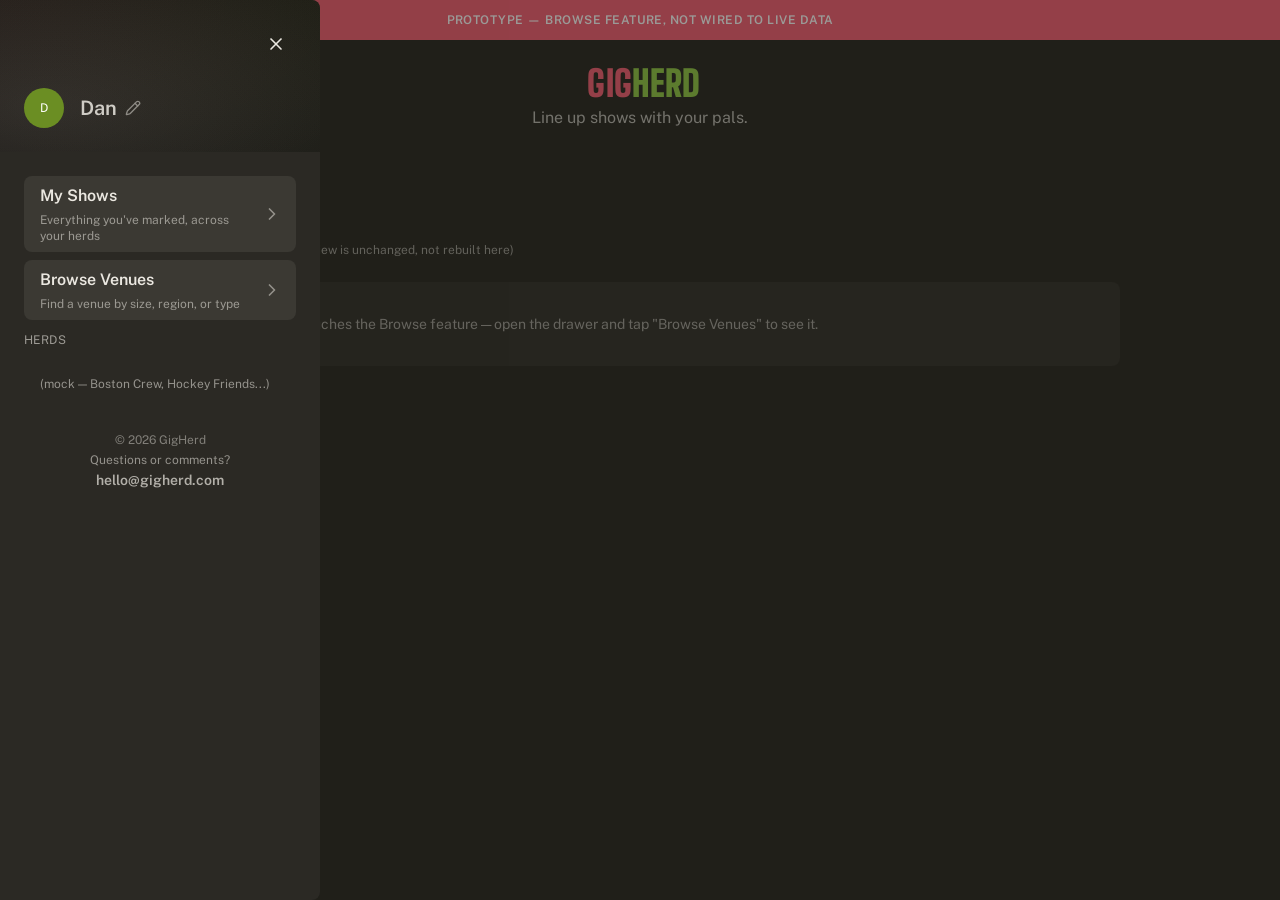
<file: app/browse-prototype.html>
<!DOCTYPE html>
<html lang="en">
<head>
<meta charset="UTF-8">
<meta name="viewport" content="width=device-width, initial-scale=1.0">
<title>GigHerd — Browse prototype</title>

<!-- Same fonts/icons/design system as the real app — no new tokens,
     no new classes duplicating what components.css already has.
     This file is a visual prototype only: static mock identity/group
     data, not wired to Supabase. See decision log, 2026-08-15 "Browse
     UI: landing chips + three distinct sub-pages" entry.

     Structure, per direct spec:
     - Landing page: Favorites at the top, then 3 big chips — By Size /
       By State-Region / By Type (State and Region combined into one,
       per direct feedback).
     - Favorites: the venues you've hearted (venue-card heart button,
       top right of every card, everywhere in Browse). No filter chips
       — just the saved list. Prototype-only in-memory Set, resets on
       reload; nothing to persist to yet since this file isn't wired to
       Supabase (a real build needs its own per-person storage, likely
       a new table — not decided yet, see decision log).
     - By Size: horizontal scrollable chip strip across the top
       (Tiny, Small, Arenas & Stadiums — 3, starting with Tiny),
       results list below, updates live.
     - By State/Region: same horizontal-scroll-strip treatment,
       alphabetical, one chip per region (region already implies its
       state in this data, so no separate state list).
     - By Type: same horizontal chip-strip treatment as Size/Region now
       (was a vertical list — made consistent per direct feedback),
       starting with Outdoor, then the rest of the 4 types. Only
       difference from Size/Region: Type is multi-select (a venue can
       be Legendary AND Outdoor at once), so tapping a chip toggles it
       without deselecting the others. All ages/21+ was tried folded
       in as a 5th chip and then cut entirely per direct feedback
       ("too complicated") — there's currently no ages filter anywhere
       in Browse; the allAges field still shows on each venue card. -->
<link rel="preconnect" href="https://fonts.googleapis.com">
<link href="https://fonts.googleapis.com/css2?family=Big+Shoulders+Display:wght@900&family=Public+Sans:wght@400;600;700&display=swap" rel="stylesheet">
<link rel="stylesheet" href="styles/tokens.css">
<link rel="stylesheet" href="styles/grid.css">
<link rel="stylesheet" href="styles/components.css">
<!-- Self-hosted icons — see scripts/icons.js and the decision log
     entry on it. Replaces the unpkg.com Lucide CDN script this
     prototype used to load (same fragility as index.html had: an
     unguarded lucide.createIcons() call meant a blocked CDN broke the
     whole page, not just the icons — this is what surfaced during
     Playwright testing, since the cloud sandbox has no route to
     unpkg.com). -->
<script src="scripts/icons.js"></script>

<style>
  /* Prototype-only additions — built out of existing tokens, nothing
     hardcoded. If this graduates into the real build, these classes
     belong in components.css proper, not here. */

  .proto-banner {
    background: var(--color-accent);
    color: var(--color-text-inverse);
    font-family: var(--font-data);
    font-size: var(--text-meta-size);
    font-weight: 600;
    text-align: center;
    padding: var(--space-8);
    letter-spacing: 0.04em;
    text-transform: uppercase;
  }

  .browse-header-row { margin-bottom: var(--space-24); }

  .browse-heading {
    font-family: var(--font-display);
    font-weight: 900;
    font-size: var(--text-head-size);
    line-height: var(--text-head-lh);
    text-transform: uppercase;
    letter-spacing: 0.01em;
  }

  .browse-sub {
    font-family: var(--font-data);
    font-size: var(--text-meta-size);
    line-height: var(--text-meta-lh);
    opacity: 0.6;
    margin: var(--space-4) 0 0;
  }

  /* ---- Compact sub-view header: icon-only back button + heading in
     one tight row, not stacked with its own margins — per direct
     feedback that the back button + heading read as "floaty," too
     much loose vertical space between two things that are really one
     unit ("where am I, how do I leave"). Landing page keeps its own
     stacked heading+sub treatment below; this is for the three
     sub-views only. */
  .browse-view-header {
    display: flex;
    align-items: center;
    gap: var(--space-8);
    margin-bottom: var(--space-16);
  }
  .browse-back-btn {
    display: inline-flex;
    align-items: center;
    justify-content: center;
    flex-shrink: 0;
    width: var(--space-32);
    height: var(--space-32);
    background: var(--tint-hover);
    border: none;
    border-radius: 50%;
    color: var(--color-text);
    cursor: pointer;
    padding: 0;
    transition: background 0.15s ease;
  }
  .browse-back-btn:hover { background: var(--tint-active); }
  .browse-back-btn svg { width: var(--icon-size); height: var(--icon-size); }
  .browse-view-header .browse-heading { margin: 0; }

  /* Pulls the whole page up slightly — the default --space-32 top
     padding from .show-list (components.css) plus the header/back-row
     above was reading as too much dead air before anything useful
     starts. Prototype-only override; components.css itself untouched. */
  .show-list { padding-top: var(--space-16); }

  /* ---- Landing page: reuses .drawer-my-shows-btn's row pattern
     (see components.css) instead of a bespoke "big tile" — one nav-row
     language for "go somewhere else in the app," whether that's the
     drawer or here. Only addition is the bottom margin between rows,
     matching the drawer's own --space-16 rhythm. */
  .landing-row { margin-bottom: var(--space-8); }

  /* ---- Horizontal scrollable chip strip (Size, State/Region) ---- */
  .chip-strip {
    display: flex;
    gap: var(--space-8);
    overflow-x: auto;
    padding-bottom: var(--space-8);
    margin-bottom: var(--space-24);
    scrollbar-width: thin;
    -webkit-overflow-scrolling: touch;
  }
  .chip-strip-item {
    flex: 0 0 auto;
    font-family: var(--font-body);
    font-weight: 600;
    font-size: var(--text-control-size);
    background: var(--color-surface);
    color: var(--color-surface-text);
    border: 1px solid var(--color-border);
    border-radius: 999px;
    padding: var(--space-8) var(--space-16);
    cursor: pointer;
    display: inline-flex;
    align-items: center;
    gap: var(--space-8);
    white-space: nowrap;
    transition: background 0.15s ease, border-color 0.15s ease;
  }
  .chip-strip-item:hover { background: var(--tint-active); }
  .chip-strip-item svg { width: 16px; height: 16px; opacity: 0.7; }
  /* Selected state — same tonal-fill language as .drawer-my-shows-btn.active
     (--tint-active-strong), not pink. Pink means overlap and nowhere
     else, per tokens.css; a filter chip being "on" isn't an overlap
     signal. Weight bump instead of color carries the "selected" read. */
  .chip-strip-item.is-selected {
    background: var(--tint-active-strong);
    border-color: transparent;
    font-weight: 700;
  }

  /* ---- Venue cards ----
     Deliberately light on the card: name, one-line address, a compact
     meta row, transit if any, and — the one thing worth keeping full
     attention on — a single preview line of notable history rather
     than the full list. Categories aren't repeated here at all; you
     already filtered by one to get to this list. */
  .venue-card-top { display: flex; align-items: flex-start; justify-content: space-between; gap: var(--space-8); }
  .venue-name {
    font-family: var(--font-body); font-weight: 700;
    font-size: var(--text-sub-size); line-height: var(--text-sub-lh);
    display: flex; align-items: center; gap: var(--space-4);
  }
  .venue-legendary-icon { width: 14px; height: 14px; opacity: 0.5; flex-shrink: 0; }
  /* Favorite toggle — solid-vs-outline carries the "on" state, not
     color. Pink is reserved for overlap only (tokens.css); the usual
     red-heart convention would be exactly the misuse the redesign
     pass already fixed elsewhere in this file, so this uses the same
     neutral --color-text fill language as everything else that has an
     "active" state (chip strips, .drawer-my-shows-btn.active). */
  .venue-fav-btn {
    flex-shrink: 0; background: none; border: none; cursor: pointer;
    padding: var(--space-4); margin: calc(-1 * var(--space-4));
    color: var(--color-text); opacity: 0.4;
    display: flex; align-items: center; justify-content: center;
    transition: opacity 0.15s ease;
  }
  .venue-fav-btn:hover { opacity: 0.75; }
  .venue-fav-btn svg { width: 20px; height: 20px; }
  .venue-fav-btn.is-favorited { opacity: 1; }
  .venue-fav-btn.is-favorited svg { fill: var(--color-text); }
  .venue-location {
    font-family: var(--font-data); font-weight: 600;
    font-size: var(--text-control-size); line-height: var(--text-control-lh);
    opacity: 0.7; margin-top: var(--space-4);
  }
  .venue-meta {
    font-family: var(--font-data); font-size: var(--text-meta-size); line-height: var(--text-meta-lh);
    opacity: 0.55; margin-top: var(--space-8);
    display: flex; flex-wrap: wrap; gap: var(--space-4) var(--space-8);
  }
  .venue-meta span:not(:last-child)::after { content: '·'; margin-left: var(--space-8); }
  .venue-transit {
    font-family: var(--font-data); font-size: var(--text-meta-size); opacity: 0.5;
    margin-top: var(--space-4); display: flex; align-items: center; gap: var(--space-4);
  }
  .venue-transit svg { width: 14px; height: 14px; flex-shrink: 0; }
  .venue-notable {
    font-family: var(--font-body); font-style: italic;
    font-size: var(--text-control-size); line-height: 1.4; opacity: 0.75;
    margin-top: var(--space-8); padding-top: var(--space-8); border-top: 1px solid var(--color-border);
  }
  .venue-card-actions { margin-top: var(--space-16); display: flex; justify-content: flex-end; }
  .venue-card-actions a { text-decoration: none; display: inline-flex; align-items: center; gap: var(--space-4); }

  .results-count {
    font-family: var(--font-data);
    font-size: var(--text-meta-size);
    opacity: 0.55;
    margin: calc(-1 * var(--space-16)) 0 var(--space-16);
  }
</style>
</head>
<body>

<div class="proto-banner">Prototype — Browse feature, not wired to live data</div>

<!-- ===== Header nav (copied from index.html — same markup/behavior) ===== -->
<header class="site-header" id="site-header">
  <div class="container header-row">
    <button type="button" class="header-avatar-btn" id="hamburger-btn" aria-label="Open menu" aria-expanded="false" aria-controls="nav-drawer">
      <span id="header-avatar-initials">D</span>
    </button>
    <a href="#" class="wordmark"><span class="wordmark-gig">Gig</span><span class="wordmark-herd">Herd</span></a>
  </div>
  <div class="container">
    <p class="header-tagline">Line up shows with your pals.</p>
  </div>
</header>

<!-- ===== Nav drawer ===== -->
<div class="drawer-overlay" id="drawer-overlay"></div>
<aside class="nav-drawer" id="nav-drawer" aria-hidden="true">
  <div class="drawer-section drawer-identity-section" id="drawer-identity-section">
    <div class="drawer-top">
      <button type="button" class="drawer-close-btn" id="drawer-close-btn" aria-label="Close menu"><i data-lucide="x"></i></button>
    </div>
    <div class="drawer-identity">
      <button type="button" class="drawer-avatar" id="drawer-avatar" aria-label="Edit your name and color" style="background:var(--color-secondary); border-radius:50%; width:40px; height:40px; display:flex; align-items:center; justify-content:center; color:#fff; border:none;">D</button>
      <button type="button" class="drawer-name-btn" id="drawer-name-btn" aria-label="Edit your name and color">
        <span class="drawer-name" id="drawer-name">Dan</span>
        <i data-lucide="pencil" class="drawer-name-edit-icon"></i>
      </button>
    </div>
  </div>

  <div class="drawer-section drawer-section-last" id="group-bar">
    <button type="button" class="drawer-my-shows-btn" id="drawer-my-shows-btn">
      <span class="drawer-my-shows-text">
        <span class="drawer-my-shows-label">My Shows</span>
        <span class="drawer-my-shows-sub">Everything you've marked, across your herds</span>
      </span>
      <span class="drawer-my-shows-arrow-circle">
        <i data-lucide="chevron-right"></i>
      </span>
    </button>

    <button type="button" class="drawer-my-shows-btn" id="drawer-browse-btn">
      <span class="drawer-my-shows-text">
        <span class="drawer-my-shows-label">Browse Venues</span>
        <span class="drawer-my-shows-sub">Find a venue by size, region, or type</span>
      </span>
      <span class="drawer-my-shows-arrow-circle">
        <i data-lucide="chevron-right"></i>
      </span>
    </button>

    <div class="drawer-label">Herds</div>
    <div class="drawer-group-list" id="drawer-group-list">
      <div class="venue-meta" style="padding: var(--space-8) var(--space-16);">(mock — Boston Crew, Hockey Friends...)</div>
    </div>
  </div>

  <div class="drawer-footer-section">
    <p class="drawer-footer-copyright">© 2026 GigHerd</p>
    <p class="drawer-footer-prompt">Questions or comments?</p>
    <a class="drawer-footer-contact" href="mailto:hello@gigherd.com">hello@gigherd.com</a>
  </div>
</aside>

<!-- ===== Body container ===== -->
<main class="container show-list" id="main-content">

  <section id="my-shows-view">
    <div class="browse-header-row">
      <h2 class="browse-heading">My Shows</h2>
      <p class="browse-sub">(placeholder — real shows view is unchanged, not rebuilt here)</p>
    </div>
    <div class="show-card">
      <p style="opacity:.6; font-size:14px;">This prototype only touches the Browse feature — open the drawer and tap "Browse Venues" to see it.</p>
    </div>
  </section>

  <!-- LANDING — 3 big chips -->
  <section id="browse-landing-view" style="display:none;">
    <div class="browse-header-row">
      <h2 class="browse-heading">Browse Venues</h2>
    </div>
    <button type="button" class="drawer-my-shows-btn landing-row" data-mode="favorites">
      <span class="drawer-my-shows-text">
        <span class="drawer-my-shows-label">Favorites</span>
        <span class="drawer-my-shows-sub" id="landing-favorites-sub">Venues you've saved</span>
      </span>
      <span class="drawer-my-shows-arrow-circle"><i data-lucide="heart"></i></span>
    </button>
    <button type="button" class="drawer-my-shows-btn landing-row" data-mode="size">
      <span class="drawer-my-shows-text">
        <span class="drawer-my-shows-label">By Size</span>
        <span class="drawer-my-shows-sub">Tiny, small, arenas &amp; stadiums</span>
      </span>
      <span class="drawer-my-shows-arrow-circle"><i data-lucide="ruler"></i></span>
    </button>
    <button type="button" class="drawer-my-shows-btn landing-row" data-mode="region">
      <span class="drawer-my-shows-text">
        <span class="drawer-my-shows-label">By State / Region</span>
        <span class="drawer-my-shows-sub" id="landing-region-sub"></span>
      </span>
      <span class="drawer-my-shows-arrow-circle"><i data-lucide="map-pin"></i></span>
    </button>
    <button type="button" class="drawer-my-shows-btn landing-row" data-mode="type">
      <span class="drawer-my-shows-text">
        <span class="drawer-my-shows-label">By Type</span>
        <span class="drawer-my-shows-sub">Outdoor, classic theatres, legendary, festivals</span>
      </span>
      <span class="drawer-my-shows-arrow-circle"><i data-lucide="tags"></i></span>
    </button>
  </section>

  <!-- FAVORITES — no filter chips, just the venues you've hearted.
       Prototype-only in-memory state (see `favorites` below) — nothing
       to persist to yet since this file isn't wired to Supabase. -->
  <section id="browse-favorites-view" style="display:none;">
    <div class="browse-view-header">
      <button type="button" class="browse-back-btn" back-to="landing" aria-label="Back to Browse"><i data-lucide="chevron-left"></i></button>
      <h2 class="browse-heading">Favorites</h2>
    </div>
    <p class="results-count" id="favorites-count"></p>
    <div id="favorites-results"></div>
  </section>

  <!-- BY SIZE — horizontal scroll strip up top, results below, live -->
  <section id="browse-size-view" style="display:none;">
    <div class="browse-view-header">
      <button type="button" class="browse-back-btn" back-to="landing" aria-label="Back to Browse"><i data-lucide="chevron-left"></i></button>
      <h2 class="browse-heading">By Size</h2>
    </div>
    <div class="chip-strip" id="size-strip"></div>
    <p class="results-count" id="size-count"></p>
    <div id="size-results"></div>
  </section>

  <!-- BY STATE/REGION — same treatment, alphabetical -->
  <section id="browse-region-view" style="display:none;">
    <div class="browse-view-header">
      <button type="button" class="browse-back-btn" back-to="landing" aria-label="Back to Browse"><i data-lucide="chevron-left"></i></button>
      <h2 class="browse-heading">By State / Region</h2>
    </div>
    <div class="chip-strip" id="region-strip"></div>
    <p class="results-count" id="region-count"></p>
    <div id="region-results"></div>
  </section>

  <!-- BY TYPE — horizontal scroll strip, same treatment as Size/Region
       (was a vertical list; per direct feedback, made consistent),
       multi-select — a venue can be Legendary AND Outdoor at once, so
       tapping one chip doesn't deselect the others. -->
  <section id="browse-type-view" style="display:none;">
    <div class="browse-view-header">
      <button type="button" class="browse-back-btn" back-to="landing" aria-label="Back to Browse"><i data-lucide="chevron-left"></i></button>
      <h2 class="browse-heading">By Type</h2>
    </div>
    <div class="chip-strip" id="type-strip"></div>
    <p class="results-count" id="type-count"></p>
    <div id="type-results"></div>
  </section>

</main>

<script src="data/venues.js"></script>
<script>
  const VENUES = window.OTR && window.OTR.VENUES ? window.OTR.VENUES : [];

  const SIZES = ['Tiny venues', 'Small venues', 'Arenas & Stadiums'];
  const SIZE_ICONS = { 'Tiny venues': 'mic-2', 'Small venues': 'music', 'Arenas & Stadiums': 'building-2' };

  // Outdoor first, per direct feedback — no strong signal on the rest
  // of the order, kept in the order they were originally decided in.
  const TYPES = ['Outdoor', 'Classic theatres', 'Legendary', 'Festivals'];
  const TYPE_ICONS = { 'Outdoor': 'trees', 'Classic theatres': 'landmark', 'Legendary': 'star', 'Festivals': 'tent' };

  const REGIONS = [...new Set(VENUES.map(v => v.metro))].sort();

  // ---- Favorites — prototype-only, in-memory (see file-header note) ----
  const favorites = new Set();
  const isFavorited = (v) => favorites.has(v.name);

  function updateFavoritesLandingSub() {
    const n = favorites.size;
    document.getElementById('landing-favorites-sub').textContent =
      n ? `${n} venue${n === 1 ? '' : 's'} saved` : "Venues you've saved";
  }

  // Re-renders whichever view is currently on screen — a favorite
  // toggle can change what's visible (the Favorites list itself) or
  // just which cards show a filled heart, depending on where you are.
  function refreshCurrentView() {
    const visible = ['favorites', 'size', 'region', 'type'].find(
      (mode) => document.getElementById(`browse-${mode}-view`).style.display !== 'none'
    );
    if (visible === 'favorites') renderFavoritesResults();
    if (visible === 'size') renderSizeResults();
    if (visible === 'region') renderRegionResults();
    if (visible === 'type') renderTypeResults();
    updateFavoritesLandingSub();
  }

  function venueCard(v) {
    const legendaryMark = v.categories.includes('Legendary')
      ? '<i data-lucide="star" class="venue-legendary-icon" title="Legendary venue"></i>'
      : '';

    const favBtn = `
      <button type="button" class="venue-fav-btn${isFavorited(v) ? ' is-favorited' : ''}"
        data-fav-toggle="${v.name}" aria-pressed="${isFavorited(v)}"
        aria-label="${isFavorited(v) ? 'Remove from favorites' : 'Add to favorites'}">
        <i data-lucide="heart"></i>
      </button>`;

    const metaBits = [];
    if (v.capacity) metaBits.push(`Cap. ${v.capacity.toLocaleString()}`);
    if (v.established) metaBits.push(`Est. ${v.established}`);
    if (v.allAges) metaBits.push(v.allAges);
    const meta = metaBits.length
      ? `<div class="venue-meta">${metaBits.map(b => `<span>${b}</span>`).join('')}</div>`
      : '';

    const transit = v.transit
      ? `<div class="venue-transit"><i data-lucide="train-front"></i>${v.transit}</div>`
      : '';

    // Only the first notable show surfaces on the card — a running
    // bulleted list read as clutter; anyone curious enough for the
    // rest can follow the calendar link. Per direct feedback: keep
    // this, just don't let it dominate the card.
    let notable = '';
    if (v.notableShows && v.notableShows.length) {
      const more = v.notableShows.length > 1
        ? ` <span style="opacity:.7;">+${v.notableShows.length - 1} more</span>`
        : '';
      notable = `<div class="venue-notable">${v.notableShows[0]}${more}</div>`;
    }

    return `
      <div class="show-card">
        <div class="venue-card-top">
          <div class="venue-name">${v.name}${legendaryMark}</div>
          ${favBtn}
        </div>
        <div class="venue-location">${v.address}</div>
        ${meta}
        ${transit}
        ${notable}
        <div class="venue-card-actions">
          <a href="${v.url}" target="_blank" rel="noopener" class="btn-outline">
            View calendar <i data-lucide="arrow-up-right" style="width:16px;height:16px;"></i>
          </a>
        </div>
      </div>
    `;
  }

  function renderResults(list, containerId, countId, emptyMessage) {
    document.getElementById(countId).textContent = `${list.length} venue${list.length === 1 ? '' : 's'}`;
    const el = document.getElementById(containerId);
    el.innerHTML = list.length
      ? list.map(venueCard).join('')
      : `<div class="show-card"><p style="opacity:.6;font-size:14px;">${emptyMessage || 'Nothing here yet — more venues coming as future batches (Providence, Portland, Burlington, New Haven/Hartford, Manchester) get built out.'}</p></div>`;
    lucide.createIcons({ root: el });

    el.querySelectorAll('[data-fav-toggle]').forEach((btn) => {
      btn.addEventListener('click', (e) => {
        e.preventDefault();
        e.stopPropagation();
        const name = btn.dataset.favToggle;
        favorites.has(name) ? favorites.delete(name) : favorites.add(name);
        refreshCurrentView();
      });
    });
  }

  // ---- Favorites view ----
  function renderFavoritesResults() {
    const list = VENUES.filter(isFavorited);
    renderResults(list, 'favorites-results', 'favorites-count',
      "No favorites yet — tap the heart on any venue to save it here.");
  }

  function showFavoritesView() {
    document.getElementById('browse-favorites-view').style.display = '';
    renderFavoritesResults();
    window.scrollTo({ top: 0, behavior: 'smooth' });
  }

  // ---- Landing ----
  document.getElementById('landing-region-sub').textContent =
    REGIONS.length ? REGIONS.join(', ') : 'By area';
  updateFavoritesLandingSub();

  function showLanding() {
    ['my-shows-view', 'browse-favorites-view', 'browse-size-view', 'browse-region-view', 'browse-type-view'].forEach(id => {
      document.getElementById(id).style.display = 'none';
    });
    document.getElementById('browse-landing-view').style.display = '';
    updateFavoritesLandingSub();
    window.scrollTo({ top: 0, behavior: 'smooth' });
  }

  function showMyShows() {
    ['browse-landing-view', 'browse-favorites-view', 'browse-size-view', 'browse-region-view', 'browse-type-view'].forEach(id => {
      document.getElementById(id).style.display = 'none';
    });
    document.getElementById('my-shows-view').style.display = '';
  }

  document.querySelectorAll('.landing-row').forEach(btn => {
    btn.addEventListener('click', () => {
      const mode = btn.dataset.mode;
      document.getElementById('browse-landing-view').style.display = 'none';
      if (mode === 'favorites') showFavoritesView();
      if (mode === 'size') showSizeView();
      if (mode === 'region') showRegionView();
      if (mode === 'type') showTypeView();
    });
  });

  document.querySelectorAll('[back-to="landing"]').forEach(btn => {
    btn.addEventListener('click', showLanding);
  });

  // ---- By Size (single-select strip) ----
  let selectedSize = null;

  function renderSizeStrip() {
    const strip = document.getElementById('size-strip');
    strip.innerHTML = SIZES.map(s => `
      <button type="button" class="chip-strip-item${s === selectedSize ? ' is-selected' : ''}" data-size="${s}">
        <i data-lucide="${SIZE_ICONS[s]}"></i>${s}
      </button>
    `).join('');
    lucide.createIcons({ root: strip });
    strip.querySelectorAll('[data-size]').forEach(btn => {
      btn.addEventListener('click', () => {
        selectedSize = (selectedSize === btn.dataset.size) ? null : btn.dataset.size;
        renderSizeStrip();
        renderSizeResults();
      });
    });
  }

  function renderSizeResults() {
    const list = selectedSize ? VENUES.filter(v => v.categories.includes(selectedSize)) : VENUES;
    renderResults(list, 'size-results', 'size-count');
  }

  function showSizeView() {
    document.getElementById('browse-size-view').style.display = '';
    if (!selectedSize) selectedSize = SIZES[0]; // starts on Tiny, per direct feedback
    renderSizeStrip();
    renderSizeResults();
    window.scrollTo({ top: 0, behavior: 'smooth' });
  }

  // ---- By State/Region (single-select strip, alphabetical) ----
  let selectedRegion = null;

  function renderRegionStrip() {
    const strip = document.getElementById('region-strip');
    strip.innerHTML = REGIONS.map(r => `
      <button type="button" class="chip-strip-item${r === selectedRegion ? ' is-selected' : ''}" data-region="${r}">${r}</button>
    `).join('');
    strip.querySelectorAll('[data-region]').forEach(btn => {
      btn.addEventListener('click', () => {
        selectedRegion = (selectedRegion === btn.dataset.region) ? null : btn.dataset.region;
        renderRegionStrip();
        renderRegionResults();
      });
    });
  }

  function renderRegionResults() {
    const list = selectedRegion ? VENUES.filter(v => v.metro === selectedRegion) : VENUES;
    renderResults(list, 'region-results', 'region-count');
  }

  function showRegionView() {
    document.getElementById('browse-region-view').style.display = '';
    renderRegionStrip();
    renderRegionResults();
    window.scrollTo({ top: 0, behavior: 'smooth' });
  }

  // ---- By Type (horizontal chip strip, same as Size/Region — multi-select) ----
  const selectedTypes = new Set();

  function renderTypeStrip() {
    const strip = document.getElementById('type-strip');
    strip.innerHTML = TYPES.map(t => `
      <button type="button" class="chip-strip-item${selectedTypes.has(t) ? ' is-selected' : ''}" data-type="${t}">
        <i data-lucide="${TYPE_ICONS[t]}"></i>${t}
      </button>
    `).join('');
    lucide.createIcons({ root: strip });

    strip.querySelectorAll('[data-type]').forEach(btn => {
      btn.addEventListener('click', () => {
        const t = btn.dataset.type;
        selectedTypes.has(t) ? selectedTypes.delete(t) : selectedTypes.add(t);
        renderTypeStrip();
        renderTypeResults();
      });
    });
  }

  function renderTypeResults() {
    let list = VENUES;
    if (selectedTypes.size) {
      list = list.filter(v => v.categories.some(c => selectedTypes.has(c)));
    }
    renderResults(list, 'type-results', 'type-count');
  }

  function showTypeView() {
    document.getElementById('browse-type-view').style.display = '';
    renderTypeStrip();
    renderTypeResults();
    window.scrollTo({ top: 0, behavior: 'smooth' });
  }

  // ---- Drawer open/close (same behavior as index.html) ----
  const hamburgerBtn = document.getElementById('hamburger-btn');
  const drawerCloseBtn = document.getElementById('drawer-close-btn');
  const drawerOverlay = document.getElementById('drawer-overlay');
  const navDrawer = document.getElementById('nav-drawer');

  function openDrawer() {
    navDrawer.classList.add('open');
    drawerOverlay.classList.add('open');
    navDrawer.setAttribute('aria-hidden', 'false');
    document.body.classList.add('drawer-open');
  }
  function closeDrawer() {
    navDrawer.classList.remove('open');
    drawerOverlay.classList.remove('open');
    navDrawer.setAttribute('aria-hidden', 'true');
    document.body.classList.remove('drawer-open');
  }
  hamburgerBtn.addEventListener('click', openDrawer);
  drawerCloseBtn.addEventListener('click', closeDrawer);
  drawerOverlay.addEventListener('click', closeDrawer);

  document.getElementById('drawer-my-shows-btn').addEventListener('click', () => {
    showMyShows();
    closeDrawer();
  });
  document.getElementById('drawer-browse-btn').addEventListener('click', () => {
    showLanding();
    closeDrawer();
  });

  // ---- Init ----
  lucide.createIcons();
  openDrawer(); // open by default so the new nav item is visible on load
</script>

</body>
</html>
</file>
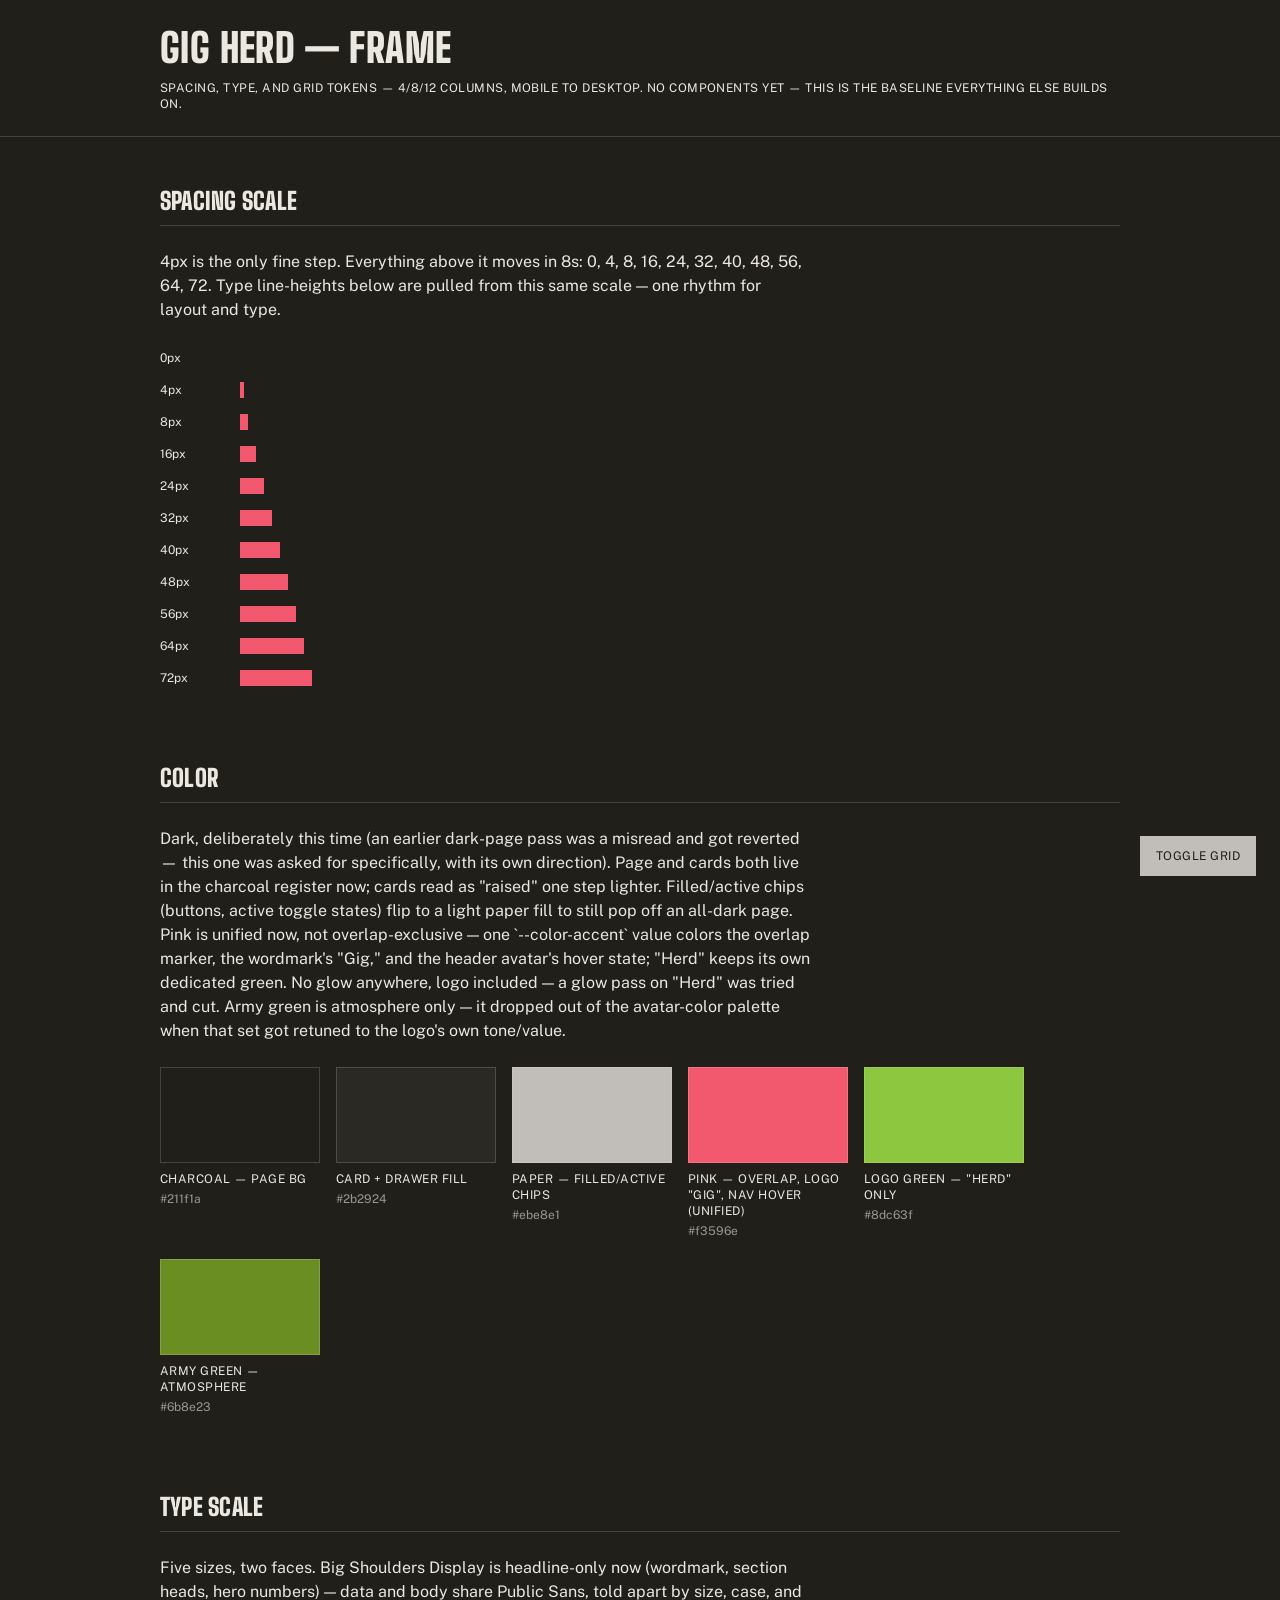
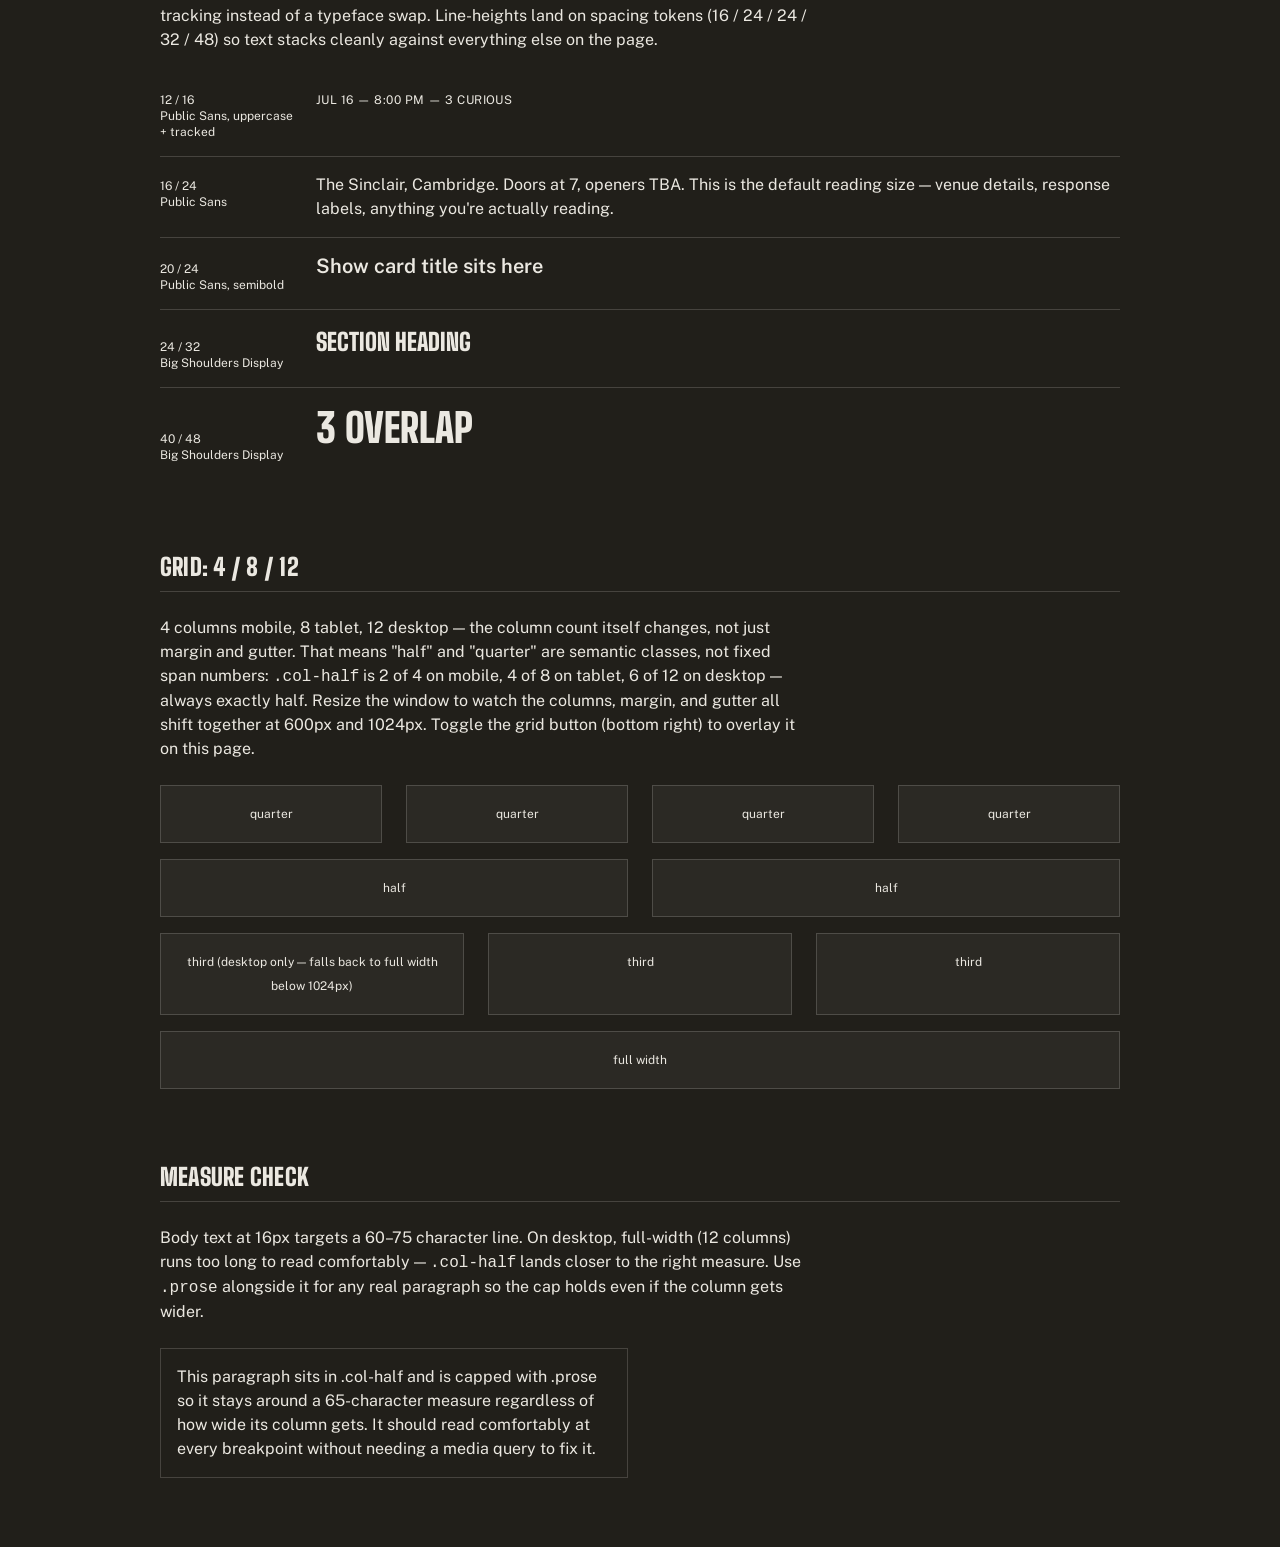
<file: app/frame.html>
<!DOCTYPE html>
<html lang="en">
<head>
<meta charset="UTF-8">
<meta name="viewport" content="width=device-width, initial-scale=1.0">
<title>Gig Herd — Frame</title>
<link rel="preconnect" href="https://fonts.googleapis.com">
<link rel="preconnect" href="https://fonts.gstatic.com" crossorigin>
<link href="https://fonts.googleapis.com/css2?family=Big+Shoulders+Display:wght@900&family=Public+Sans:wght@400;600;700&display=swap" rel="stylesheet">
<link rel="stylesheet" href="styles/tokens.css">
<link rel="stylesheet" href="styles/grid.css">
<style>
  /* Page-local styles for THIS preview only — not part of the token system. */

  header.frame-header {
    border-bottom: 1px solid var(--color-border);
    padding-block: var(--space-24);
    margin-bottom: var(--space-48);
  }

  header.frame-header h1 {
    font-family: var(--font-display);
    font-weight: 900;
    font-size: var(--text-display-size);
    line-height: var(--text-display-lh);
    text-transform: uppercase;
    letter-spacing: 0.01em;
    margin: 0;
  }

  header.frame-header p {
    font-family: var(--font-data);
    font-size: var(--text-meta-size);
    line-height: var(--text-meta-lh);
    margin: var(--space-8) 0 0;
    text-transform: uppercase;
    letter-spacing: 0.04em;
    color: var(--color-text);
  }

  section.frame-section {
    margin-bottom: var(--space-72);
  }

  section.frame-section > h2 {
    font-family: var(--font-display);
    font-weight: 900;
    font-size: var(--text-head-size);
    line-height: var(--text-head-lh);
    text-transform: uppercase;
    letter-spacing: 0.01em;
    border-bottom: 1px solid var(--color-border);
    padding-bottom: var(--space-8);
    margin: 0 0 var(--space-24);
  }

  section.frame-section > p.note {
    font-family: var(--font-body);
    font-size: var(--text-body-size);
    line-height: var(--text-body-lh);
    max-width: 65ch;
    margin: 0 0 var(--space-24);
  }

  /* --- Grid toggle button --- */
  .grid-toggle {
    position: fixed;
    bottom: var(--space-24);
    right: var(--space-24);
    z-index: 1000;
    font-family: var(--font-data);
    font-size: var(--text-meta-size);
    text-transform: uppercase;
    letter-spacing: 0.04em;
    background: var(--color-chip-bg);
    color: var(--color-chip-text);
    border: none;
    padding: var(--space-8) var(--space-16);
    cursor: pointer;
  }

  .grid-toggle:hover {
    background: var(--color-accent);
    color: var(--color-chip-text);
  }

  #grid-overlay {
    display: none;
  }

  body.show-grid #grid-overlay {
    display: block;
  }

  /* --- Spacing scale swatches --- */
  .space-row {
    display: flex;
    align-items: center;
    gap: var(--space-16);
    margin-bottom: var(--space-8);
    font-family: var(--font-data);
    font-size: var(--text-meta-size);
  }

  .space-label {
    width: 64px;
    flex-shrink: 0;
  }

  .space-swatch {
    height: var(--space-16);
    background: var(--color-accent);
  }

  /* --- Type specimens --- */
  .type-specimen {
    border-bottom: 1px solid var(--color-border);
    padding-block: var(--space-16);
    display: grid;
    grid-template-columns: 140px 1fr;
    gap: var(--space-16);
    align-items: baseline;
  }

  .type-specimen:last-child {
    border-bottom: none;
  }

  .type-meta {
    font-family: var(--font-data);
    font-size: var(--text-meta-size);
    line-height: var(--text-meta-lh);
    color: var(--color-text);
  }

  .type-sample.meta   { font-family: var(--font-data); font-size: var(--text-meta-size); line-height: var(--text-meta-lh); text-transform: uppercase; letter-spacing: 0.04em; }
  .type-sample.body   { font-family: var(--font-body); font-size: var(--text-body-size); line-height: var(--text-body-lh); }
  .type-sample.sub    { font-family: var(--font-body); font-weight: 600; font-size: var(--text-sub-size); line-height: var(--text-sub-lh); }
  .type-sample.head   { font-family: var(--font-display); font-weight: 900; font-size: var(--text-head-size); line-height: var(--text-head-lh); text-transform: uppercase; }
  .type-sample.display{ font-family: var(--font-display); font-weight: 900; font-size: var(--text-display-size); line-height: var(--text-display-lh); text-transform: uppercase; }

  /* --- Grid demo columns --- */
  .demo-col {
    background: var(--color-surface);
    color: var(--color-surface-text);
    border: 1px solid var(--color-border);
    padding: var(--space-16);
    font-family: var(--font-data);
    font-size: var(--text-meta-size);
    text-align: center;
  }

  /* --- Measure demo --- */
  .measure-demo {
    border: 1px solid var(--color-border);
    padding: var(--space-16);
  }

  /* --- Color swatches --- */
  .color-row {
    display: flex;
    gap: var(--space-16);
    flex-wrap: wrap;
  }

  .color-swatch {
    width: 160px;
  }

  .color-swatch .chip {
    height: 96px;
    border: 1px solid var(--color-border);
    margin-bottom: var(--space-8);
  }

  .color-swatch .label {
    font-family: var(--font-data);
    font-size: var(--text-meta-size);
    line-height: var(--text-meta-lh);
    text-transform: uppercase;
    letter-spacing: 0.04em;
  }

  .color-swatch .hex {
    font-family: var(--font-data);
    font-size: var(--text-meta-size);
    opacity: 0.6;
  }
</style>
</head>
<body>

<div id="grid-overlay" class="grid-overlay">
  <div class="container" style="height:100%;">
    <div class="row" id="grid-overlay-row"></div>
  </div>
</div>

<button class="grid-toggle" onclick="document.body.classList.toggle('show-grid')">Toggle grid</button>

<header class="frame-header">
  <div class="container">
    <h1>Gig Herd — Frame</h1>
    <p>Spacing, type, and grid tokens — 4/8/12 columns, mobile to desktop. No components yet — this is the baseline everything else builds on.</p>
  </div>
</header>

<main class="container">

  <section class="frame-section">
    <h2>Spacing scale</h2>
    <p class="note">4px is the only fine step. Everything above it moves in 8s: 0, 4, 8, 16, 24, 32, 40, 48, 56, 64, 72. Type line-heights below are pulled from this same scale — one rhythm for layout and type.</p>
    <div id="space-scale"></div>
  </section>

  <section class="frame-section">
    <h2>Color</h2>
    <p class="note">Dark, deliberately this time (an earlier dark-page pass was a misread and got reverted — this one was asked for specifically, with its own direction). Page and cards both live in the charcoal register now; cards read as "raised" one step lighter. Filled/active chips (buttons, active toggle states) flip to a light paper fill to still pop off an all-dark page. Pink is unified now, not overlap-exclusive — one `--color-accent` value colors the overlap marker, the wordmark's "Gig," and the header avatar's hover state; "Herd" keeps its own dedicated green. No glow anywhere, logo included — a glow pass on "Herd" was tried and cut. Army green is atmosphere only — it dropped out of the avatar-color palette when that set got retuned to the logo's own tone/value.</p>
    <div class="color-row">
      <div class="color-swatch">
        <div class="chip" style="background: var(--color-bg); border: 1px solid var(--color-border);"></div>
        <div class="label">Charcoal — page bg</div>
        <div class="hex">#211f1a</div>
      </div>
      <div class="color-swatch">
        <div class="chip" style="background: var(--color-surface); border: 1px solid var(--color-border);"></div>
        <div class="label">Card + drawer fill</div>
        <div class="hex">#2b2924</div>
      </div>
      <div class="color-swatch">
        <div class="chip" style="background: var(--color-chip-bg);"></div>
        <div class="label">Paper — filled/active chips</div>
        <div class="hex">#ebe8e1</div>
      </div>
      <div class="color-swatch">
        <div class="chip" style="background: var(--color-accent);"></div>
        <div class="label">Pink — overlap, logo "Gig", nav hover (unified)</div>
        <div class="hex">#f3596e</div>
      </div>
      <div class="color-swatch">
        <div class="chip" style="background: var(--color-logo-green);"></div>
        <div class="label">Logo green — "Herd" only</div>
        <div class="hex">#8dc63f</div>
      </div>
      <div class="color-swatch">
        <div class="chip" style="background: var(--color-secondary);"></div>
        <div class="label">Army green — atmosphere</div>
        <div class="hex">#6b8e23</div>
      </div>
    </div>
  </section>

  <section class="frame-section">
    <h2>Type scale</h2>
    <p class="note">Five sizes, two faces. Big Shoulders Display is headline-only now (wordmark, section heads, hero numbers) — data and body share Public Sans, told apart by size, case, and tracking instead of a typeface swap. Line-heights land on spacing tokens (16 / 24 / 24 / 32 / 48) so text stacks cleanly against everything else on the page.</p>

    <div class="type-specimen">
      <div class="type-meta">12 / 16<br>Public Sans, uppercase + tracked</div>
      <div class="type-sample meta">JUL 16 — 8:00 PM — 3 CURIOUS</div>
    </div>
    <div class="type-specimen">
      <div class="type-meta">16 / 24<br>Public Sans</div>
      <div class="type-sample body">The Sinclair, Cambridge. Doors at 7, openers TBA. This is the default reading size — venue details, response labels, anything you're actually reading.</div>
    </div>
    <div class="type-specimen">
      <div class="type-meta">20 / 24<br>Public Sans, semibold</div>
      <div class="type-sample sub">Show card title sits here</div>
    </div>
    <div class="type-specimen">
      <div class="type-meta">24 / 32<br>Big Shoulders Display</div>
      <div class="type-sample head">Section heading</div>
    </div>
    <div class="type-specimen">
      <div class="type-meta">40 / 48<br>Big Shoulders Display</div>
      <div class="type-sample display">3 overlap</div>
    </div>
  </section>

  <section class="frame-section">
    <h2>Grid: 4 / 8 / 12</h2>
    <p class="note">4 columns mobile, 8 tablet, 12 desktop — the column count itself changes, not just margin and gutter. That means "half" and "quarter" are semantic classes, not fixed span numbers: <code>.col-half</code> is 2 of 4 on mobile, 4 of 8 on tablet, 6 of 12 on desktop — always exactly half. Resize the window to watch the columns, margin, and gutter all shift together at 600px and 1024px. Toggle the grid button (bottom right) to overlay it on this page.</p>
    <div class="row" style="margin-bottom: var(--space-16);">
      <div class="demo-col col-quarter">quarter</div>
      <div class="demo-col col-quarter">quarter</div>
      <div class="demo-col col-quarter">quarter</div>
      <div class="demo-col col-quarter">quarter</div>
    </div>
    <div class="row" style="margin-bottom: var(--space-16);">
      <div class="demo-col col-half">half</div>
      <div class="demo-col col-half">half</div>
    </div>
    <div class="row" style="margin-bottom: var(--space-16);">
      <div class="demo-col col-third">third (desktop only — falls back to full width below 1024px)</div>
      <div class="demo-col col-third">third</div>
      <div class="demo-col col-third">third</div>
    </div>
    <div class="row">
      <div class="demo-col col-full">full width</div>
    </div>
  </section>

  <section class="frame-section">
    <h2>Measure check</h2>
    <p class="note">Body text at 16px targets a 60–75 character line. On desktop, full-width (12 columns) runs too long to read comfortably — <code>.col-half</code> lands closer to the right measure. Use <code>.prose</code> alongside it for any real paragraph so the cap holds even if the column gets wider.</p>
    <div class="row">
      <div class="col-half">
        <div class="measure-demo prose type-sample body">
          This paragraph sits in .col-half and is capped with .prose so it stays around a 65-character measure regardless of how wide its column gets. It should read comfortably at every breakpoint without needing a media query to fix it.
        </div>
      </div>
    </div>
  </section>

</main>

<script>
  const scale = [0, 4, 8, 16, 24, 32, 40, 48, 56, 64, 72];
  const container = document.getElementById('space-scale');
  scale.forEach(v => {
    const row = document.createElement('div');
    row.className = 'space-row';
    row.innerHTML = `<span class="space-label">${v}px</span><span class="space-swatch" style="width:${v}px"></span>`;
    container.appendChild(row);
  });

  // Grid overlay: rebuild cells to match the live column count (4/8/12)
  // so the overlay is always honest about the current breakpoint.
  function renderGridOverlay() {
    const columns = parseInt(
      getComputedStyle(document.documentElement).getPropertyValue('--grid-columns'),
      10
    ) || 12;
    const row = document.getElementById('grid-overlay-row');
    row.innerHTML = '';
    for (let i = 0; i < columns; i++) {
      const cell = document.createElement('div');
      cell.className = 'cell';
      row.appendChild(cell);
    }
  }
  renderGridOverlay();
  window.addEventListener('resize', renderGridOverlay);
</script>

</body>
</html>
</file>
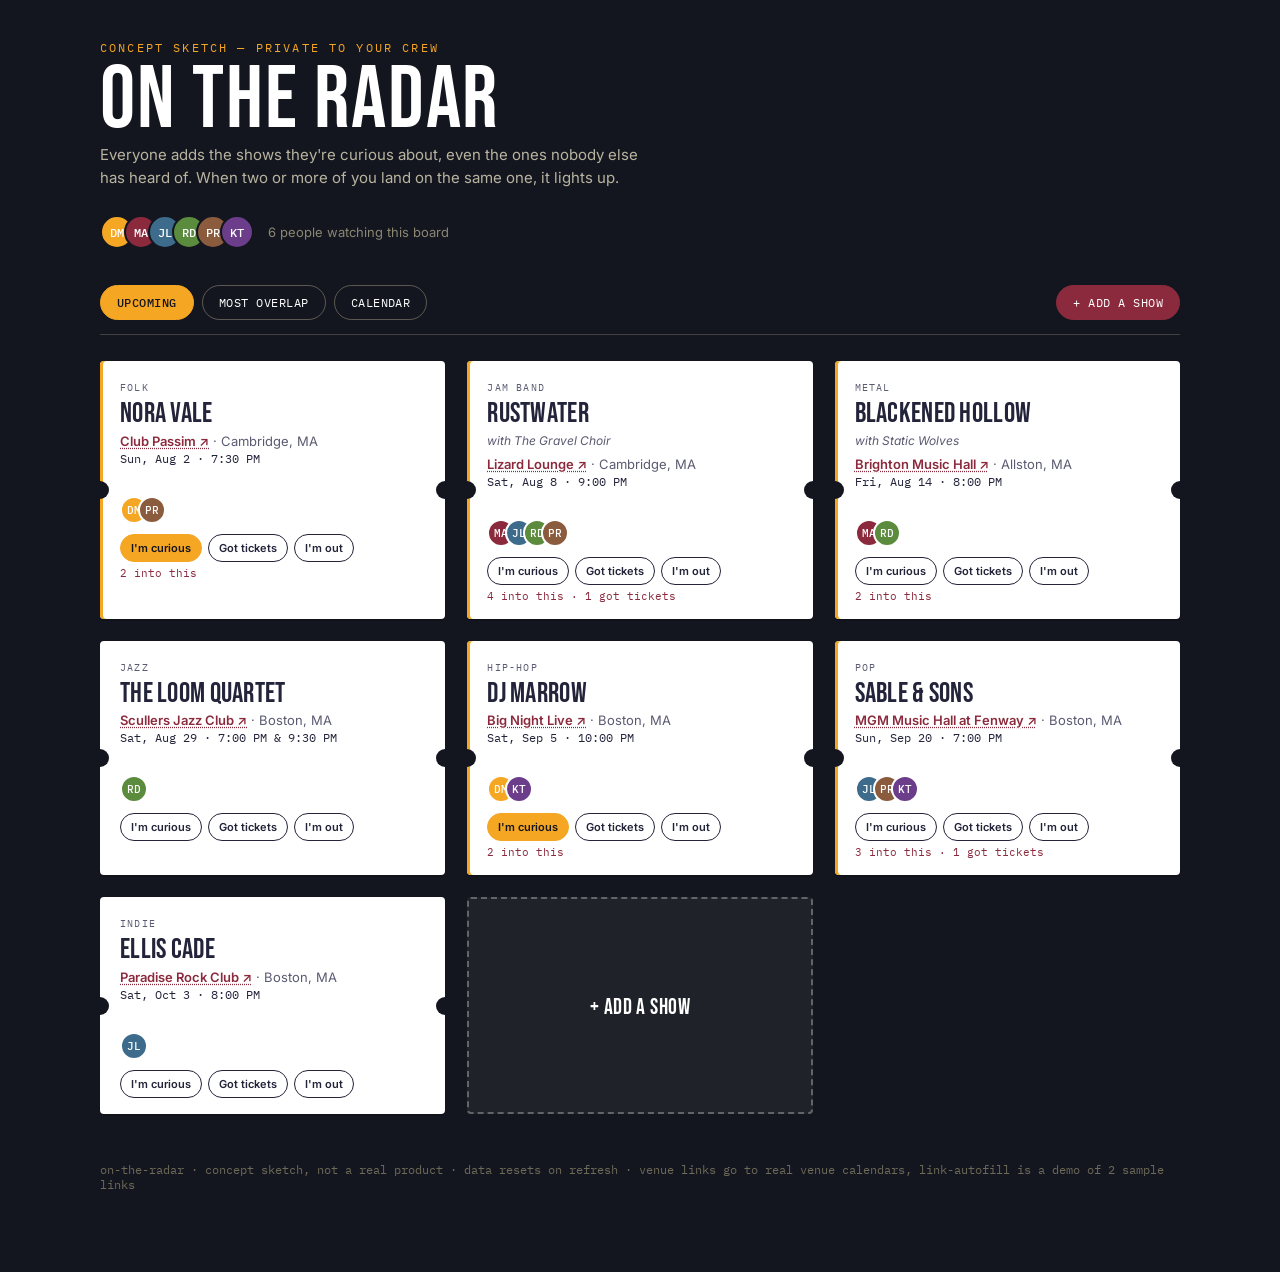
<file: app/on-the-radar.html>
<!DOCTYPE html>
<html lang="en">
<head>
<meta charset="UTF-8">
<meta name="viewport" content="width=device-width, initial-scale=1.0">
<title>On the Radar — concert board</title>
<link rel="preconnect" href="https://fonts.googleapis.com">
<link href="https://fonts.googleapis.com/css2?family=Bebas+Neue&family=Inter:wght@400;500;600;700&family=IBM+Plex+Mono:wght@400;500&display=swap" rel="stylesheet">
<style>
  :root{
    --venue-night: #14161F;
    --ticket-paper: #FFFFFF; /* was cream #EDE3CC — killed per brand revision, true white now */
    --ink: #23233A;
    --ink-soft: #5A5A72;
    --marquee-gold: #F5A623;
    --velvet: #8B2A3D;
    --paper-line: rgba(255, 255, 255, 0.3); /* was tan #C9BFA0 */
    --font-display: 'Bebas Neue', Impact, 'Arial Narrow', sans-serif;
    --font-body: 'Inter', -apple-system, BlinkMacSystemFont, sans-serif;
    --font-mono: 'IBM Plex Mono', 'SF Mono', Consolas, monospace;
  }

  *{ box-sizing: border-box; }

  body{
    margin:0;
    background: var(--venue-night);
    color: var(--ticket-paper);
    font-family: var(--font-body);
    min-height: 100vh;
    padding: 40px 24px 80px;
  }

  a{ color: inherit; }
  :focus-visible{ outline: 2px solid var(--marquee-gold); outline-offset: 2px; }

  .wrap{ max-width: 1080px; margin: 0 auto; }

  /* ---------- Header ---------- */

  header{ display:flex; flex-direction:column; gap: 18px; margin-bottom: 36px; }

  .kicker{
    font-family: var(--font-mono);
    font-size: 12px;
    letter-spacing: 0.18em;
    text-transform: uppercase;
    color: var(--marquee-gold);
    margin: 0 0 6px;
  }

  h1{
    font-family: var(--font-display);
    font-weight: 400;
    font-size: clamp(48px, 9vw, 88px);
    letter-spacing: 0.02em;
    line-height: 0.9;
    margin: 0;
    color: var(--ticket-paper);
  }

  .subhead{ font-size: 15px; line-height: 1.5; color: #B9B4A0; max-width: 560px; margin: 4px 0 0; }

  .crew-row{ display:flex; align-items:center; gap: 14px; flex-wrap: wrap; margin-top: 8px; }
  .crew-stack{ display:flex; }

  .avatar{
    width: 34px; height: 34px;
    border-radius: 50%;
    display:flex; align-items:center; justify-content:center;
    font-family: var(--font-mono);
    font-size: 12px; font-weight: 500; color: #fff;
    border: 2px solid var(--venue-night);
    margin-left: -10px; flex-shrink:0;
  }
  .avatar:first-child{ margin-left:0; }
  .crew-label{ font-size: 13px; color: #8A8672; }

  .avatar-toggle{
    display:inline-flex; align-items:center;
    background:none; border:none; padding:0;
    cursor: pointer;
  }
  .names-line{ font-size: 12px; color: var(--ink-soft); margin: 4px 0 0; }

  /* ---------- Controls ---------- */

  .controls{
    display:flex; align-items:center; justify-content:space-between;
    flex-wrap: wrap; gap: 14px; margin-bottom: 26px;
    border-bottom: 1px solid rgba(201,191,160,0.25);
    padding-bottom: 14px;
  }

  .tabs{ display:flex; gap: 8px; flex-wrap: wrap; }

  .tab{
    font-family: var(--font-mono);
    font-size: 12px; letter-spacing: 0.04em; text-transform: uppercase;
    background: transparent;
    border: 1px solid rgba(201,191,160,0.4);
    color: var(--ticket-paper);
    padding: 9px 16px;
    border-radius: 999px;
    cursor:pointer;
    transition: background 0.15s, color 0.15s, border-color 0.15s;
  }
  .tab:hover{ border-color: var(--marquee-gold); }
  .tab[aria-pressed="true"]{
    background: var(--marquee-gold);
    border-color: var(--marquee-gold);
    color: var(--venue-night);
    font-weight: 500;
  }

  .add-btn{
    font-family: var(--font-mono);
    font-size: 12px; letter-spacing: 0.04em; text-transform: uppercase;
    background: var(--velvet);
    border: 1px solid var(--velvet);
    color: var(--ticket-paper);
    padding: 9px 16px;
    border-radius: 999px;
    cursor:pointer;
  }
  .add-btn:hover{ filter: brightness(1.12); }

  /* ---------- Board (list view) ---------- */

  .board{
    display:grid;
    grid-template-columns: repeat(auto-fill, minmax(268px, 1fr));
    gap: 22px;
  }

  .ticket{
    position: relative;
    background: var(--ticket-paper);
    color: var(--ink);
    border-radius: 4px;
    padding: 20px 20px 16px;
    box-shadow: 0 2px 0 rgba(0,0,0,0.2);
  }

  .ticket::before, .ticket::after{
    content:''; position:absolute; top:50%;
    width:18px; height:18px;
    background: var(--venue-night);
    border-radius:50%;
    transform: translateY(-50%);
  }
  .ticket::before{ left:-9px; }
  .ticket::after{ right:-9px; }

  .ticket.overlap{
    box-shadow: 0 2px 0 rgba(0,0,0,0.2), inset 3px 0 0 var(--marquee-gold);
  }

  .genre-tag{
    font-family: var(--font-mono);
    font-size: 10px; letter-spacing: 0.12em; text-transform: uppercase;
    color: var(--ink-soft); margin: 0 0 6px;
  }

  .ticket h2{
    font-family: var(--font-display);
    font-weight: 400; font-size: 28px; letter-spacing: 0.01em; line-height: 1.02;
    margin: 0 0 4px;
  }

  .openers{ font-size: 12px; font-style: italic; color: var(--ink-soft); margin: 0 0 8px; }

  .venue{ font-size: 13px; color: var(--ink-soft); margin: 0 0 2px; }
  .venue-link{
    color: var(--velvet);
    font-weight: 600;
    text-decoration: underline dotted;
    text-underline-offset: 2px;
  }
  .venue-link:hover{ text-decoration: underline solid; }

  .date{ font-family: var(--font-mono); font-size: 12px; color: var(--ink); margin: 0 0 14px; }
  .divider{ border-top: 2px dashed var(--paper-line); margin: 0 0 14px; }

  .ticket-footer{ display:flex; flex-direction:column; gap: 8px; }
  .interest-row{ min-height: 30px; display:flex; flex-direction:column; align-items:flex-start; gap: 2px; }
  .interest-stack{ display:flex; align-items:center; }
  .interest-stack .avatar{ width:28px; height:28px; font-size:11px; border-color: var(--ticket-paper); }
  .empty-note{ font-size: 12px; color: var(--ink-soft); font-style: italic; }
  .overlap-note{ font-family: var(--font-mono); font-size: 11px; color: var(--velvet); margin: 4px 0 0; }

  .resp-row{ display:flex; gap: 6px; flex-wrap: wrap; }
  .resp-btn{
    font-family: var(--font-body);
    font-size: 11px; font-weight: 600;
    padding: 6px 10px; border-radius: 999px;
    border: 1.5px solid var(--ink);
    background: transparent; color: var(--ink);
    cursor: pointer; white-space: nowrap;
  }
  .resp-btn:hover{ background: rgba(35,35,58,0.08); }
  .resp-btn.curious.active{ background: var(--marquee-gold); border-color: var(--marquee-gold); color: var(--venue-night); }
  .resp-btn.going.active{ background: var(--ink); border-color: var(--ink); color: var(--ticket-paper); }
  .resp-btn.out.active{ background: transparent; border-color: var(--ink-soft); color: var(--ink-soft); text-decoration: line-through; }

  /* ---------- Add-show card ---------- */

  .ticket.blank{
    border: 2px dashed var(--paper-line);
    background: rgba(237,227,204,0.06);
    color: var(--ticket-paper);
    display:flex; flex-direction:column; justify-content:center; align-items:stretch;
    min-height: 200px; box-shadow:none;
  }
  .ticket.blank::before, .ticket.blank::after{ display:none; }

  .blank-trigger{
    background:none; border:none; color: var(--ticket-paper);
    font-family: var(--font-display); font-size: 22px; letter-spacing: 0.02em;
    cursor:pointer; padding: 20px; width:100%;
  }
  .blank-trigger:hover{ color: var(--marquee-gold); }

  .blank-form{ display:none; flex-direction:column; gap:10px; padding: 6px 4px 4px; }
  .blank-form.open{ display:flex; }

  .form-heading{
    font-family: var(--font-display);
    font-size: 20px; letter-spacing: 0.02em;
    color: var(--ticket-paper);
    margin: 0 0 4px;
  }

  .manual-toggle{
    align-self: flex-start;
    font-family: var(--font-mono); font-size: 11px; text-transform: uppercase; letter-spacing: 0.04em;
    background: transparent; color: var(--ticket-paper);
    border: 1px solid rgba(201,191,160,0.4);
    border-radius: 999px; padding: 7px 14px;
    cursor: pointer;
  }
  .manual-toggle:hover{ border-color: var(--marquee-gold); color: var(--marquee-gold); }

  .manual-fields{ display:none; flex-direction:column; gap:10px; margin-top: 4px; }
  .manual-fields.open{ display:flex; }

  .blank-form input{
    font-family: var(--font-body); font-size: 13px;
    padding: 9px 10px; border-radius: 4px;
    border: 1px solid rgba(201,191,160,0.5);
    background: rgba(20,22,31,0.4);
    color: var(--ticket-paper);
    width: 100%;
  }
  .blank-form input::placeholder{ color: #8A8672; }

  .link-row{ display:flex; gap: 8px; }
  .link-row input{ flex: 1; }
  .link-row button{
    font-family: var(--font-mono);
    font-size: 11px; text-transform: uppercase; letter-spacing: 0.04em;
    background: transparent; color: var(--marquee-gold);
    border: 1px solid var(--marquee-gold);
    border-radius: 4px; padding: 0 12px;
    cursor: pointer; white-space: nowrap;
  }
  .link-row button:hover{ background: var(--marquee-gold); color: var(--venue-night); }
  .link-row button:disabled{ opacity: 0.5; cursor: default; }

  .fetch-status{ font-size: 11px; font-style: italic; margin: -2px 0 2px; min-height: 14px; }
  .fetch-status.ok{ color: var(--marquee-gold); }
  .fetch-status.miss{ color: #B9B4A0; }

  .blank-form button[type="submit"]{
    font-family: var(--font-mono); font-size: 12px; text-transform: uppercase; letter-spacing: 0.04em;
    background: var(--marquee-gold); color: var(--venue-night);
    border:none; padding: 10px; border-radius: 4px; cursor:pointer; margin-top: 4px;
  }

  /* ---------- Calendar view ---------- */

  .cal-nav{
    display:flex; align-items:center; justify-content:center; gap: 20px;
    margin-bottom: 18px;
  }
  .cal-nav button{
    background: transparent; border: 1px solid rgba(201,191,160,0.4);
    color: var(--ticket-paper); width: 34px; height: 34px; border-radius: 50%;
    cursor: pointer; font-family: var(--font-mono); font-size: 14px;
  }
  .cal-nav button:hover{ border-color: var(--marquee-gold); color: var(--marquee-gold); }
  .cal-nav .cal-label{
    font-family: var(--font-display); font-size: 24px; letter-spacing: 0.03em; min-width: 220px; text-align:center;
  }

  .cal-grid{ display:grid; grid-template-columns: repeat(7, 1fr); gap: 6px; }
  .cal-weekday{
    font-family: var(--font-mono); font-size: 10px; text-transform: uppercase; letter-spacing: 0.1em;
    color: #8A8672; text-align:center; padding-bottom: 6px;
  }
  .cal-day{
    height: 80px;
    background: rgba(237,227,204,0.05);
    border: 1px solid rgba(201,191,160,0.18);
    border-radius: 4px;
    padding: 6px;
    overflow: hidden;
    display:flex; flex-direction:column; gap: 3px;
  }
  .cal-day.empty{ background: transparent; border-color: transparent; }
  .cal-daynum{ font-family: var(--font-mono); font-size: 11px; color: #8A8672; }
  .cal-chip{
    font-size: 10.5px;
    background: var(--ticket-paper);
    color: var(--ink);
    border-radius: 4px;
    padding: 3px 6px;
    line-height: 1.25;
    overflow: hidden; text-overflow: ellipsis; white-space: nowrap;
  }
  .cal-chip.overlap{ box-shadow: inset 2px 0 0 var(--marquee-gold); font-weight: 600; }
  .cal-more{ font-family: var(--font-mono); font-size: 9.5px; color: #8A8672; }

  footer{
    max-width: 1080px; margin: 48px auto 0;
    font-size: 12px; color: #6E6A58; font-family: var(--font-mono);
  }

  @media (max-width: 520px){
    .controls{ flex-direction:column; align-items:flex-start; }
    .cal-nav .cal-label{ min-width: 0; font-size: 20px; }
  }
</style>
</head>
<body>

<div class="wrap">

  <header>
    <div>
      <p class="kicker">Concept sketch — private to your crew</p>
      <h1>On the Radar</h1>
      <p class="subhead">Everyone adds the shows they're curious about, even the ones nobody else has heard of. When two or more of you land on the same one, it lights up.</p>
    </div>
    <div class="crew-row">
      <button type="button" class="avatar-toggle" id="crewToggle" aria-expanded="false">
        <span class="crew-stack" id="crewStack"></span>
      </button>
      <span class="crew-label" id="crewLabel"></span>
    </div>
  </header>

  <div class="controls">
    <div class="tabs" role="tablist" aria-label="View shows">
      <button class="tab" id="tabUpcoming" aria-pressed="true">Upcoming</button>
      <button class="tab" id="tabOverlap" aria-pressed="false">Most overlap</button>
      <button class="tab" id="tabCalendar" aria-pressed="false">Calendar</button>
    </div>
    <button class="add-btn" id="jumpToAdd">+ Add a show</button>
  </div>

  <div class="board" id="board"></div>
  <div id="calendarView" style="display:none;">
    <div class="cal-nav">
      <button id="calPrev" aria-label="Previous month">‹</button>
      <span class="cal-label" id="calLabel"></span>
      <button id="calNext" aria-label="Next month">›</button>
    </div>
    <div class="cal-grid" id="calGrid"></div>
  </div>

  <footer>on-the-radar · concept sketch, not a real product · data resets on refresh · venue links go to real venue calendars, link-autofill is a demo of 2 sample links</footer>

</div>

<script>
  const FRIENDS = [
    { id:'d', name:'Dan',   initials:'DM', color:'#F5A623' },
    { id:'m', name:'Maya',  initials:'MA', color:'#8B2A3D' },
    { id:'j', name:'Jules', initials:'JL', color:'#3D6B8B' },
    { id:'r', name:'Reid',  initials:'RD', color:'#5B8B3D' },
    { id:'p', name:'Priya', initials:'PR', color:'#8B5B3D' },
    { id:'k', name:'Kito',  initials:'KT', color:'#6B3D8B' },
  ];
  const ME = 'd';

  // Real venue calendar links, verified — venue name in a card becomes a link out.
  const VENUE_LINKS = {
    'Brighton Music Hall': 'https://crossroadspresents.com/pages/brighton-music-hall',
    'Club Passim': 'https://www.passim.org/live-music/',
    'MGM Music Hall at Fenway': 'https://crossroadspresents.com/pages/mgm-fenway-music-hall',
    'Scullers Jazz Club': 'https://scullersjazz.com/calendar/',
    'Big Night Live': 'https://bignightlive.com/',
    'Lizard Lounge': 'https://lizardloungeclub.com/',
    'Paradise Rock Club': 'https://crossroadspresents.com/pages/paradise-rock-club',
  };

  // Demo "link autofill" — a real version would need a backend to read the page's
  // Open Graph / event metadata. This simulates that result for two real sample links.
  const DEMO_LINKS = [
    { match: 'scullersjazz.com', url: 'https://scullersjazz.com/calendar/', artist:'Ann Hampton Callaway', genre:'Jazz', venue:'Scullers Jazz Club', city:'Boston, MA', date:'2026-10-17', time:'7:00 PM' },
    { match: 'lizardloungeclub.com', url: 'https://lizardloungeclub.com/', artist:'Sarah Borges & Field Day', genre:'Americana', venue:'Lizard Lounge', city:'Cambridge, MA', date:'2026-07-31', time:'8:00 PM' },
  ];

  let SHOWS = [
    { id:1, artist:'Blackened Hollow', genre:'Metal',    venue:'Brighton Music Hall',      city:'Allston, MA',   date:'2026-08-14', times:['8:00 PM'], openers:['Static Wolves'],
      responses:{ m:'curious', r:'curious', k:'out' } },
    { id:2, artist:'Nora Vale',        genre:'Folk',     venue:'Club Passim',              city:'Cambridge, MA', date:'2026-08-02', times:['7:30 PM'], openers:[],
      responses:{ d:'curious', p:'curious' } },
    { id:3, artist:'Sable & Sons',     genre:'Pop',      venue:'MGM Music Hall at Fenway', city:'Boston, MA',    date:'2026-09-20', times:['7:00 PM'], openers:[],
      responses:{ j:'curious', p:'going', k:'curious' } },
    { id:4, artist:'The Loom Quartet', genre:'Jazz',     venue:'Scullers Jazz Club',       city:'Boston, MA',    date:'2026-08-29', times:['7:00 PM','9:30 PM'], openers:[],
      responses:{ r:'curious' } },
    { id:5, artist:'DJ Marrow',        genre:'Hip-hop',  venue:'Big Night Live',           city:'Boston, MA',    date:'2026-09-05', times:['10:00 PM'], openers:[],
      responses:{ k:'curious', d:'curious' } },
    { id:6, artist:'Rustwater',        genre:'Jam band', venue:'Lizard Lounge',            city:'Cambridge, MA', date:'2026-08-08', times:['9:00 PM'], openers:['The Gravel Choir'],
      responses:{ m:'going', j:'curious', r:'curious', p:'curious' } },
    { id:7, artist:'Ellis Cade',       genre:'Indie',    venue:'Paradise Rock Club',       city:'Boston, MA',    date:'2026-10-03', times:['8:00 PM'], openers:[],
      responses:{ j:'curious' } },
  ];

  let viewMode = 'upcoming'; // 'upcoming' | 'overlap' | 'calendar'
  let nextId = 8;
  let calYear = 2026, calMonth = 7; // August 2026 (0-indexed), where most seed shows live
  let crewExpanded = false;
  let expandedCards = new Set(); // show ids whose "who's interested" is expanded to names

  function formatDate(iso){
    const d = new Date(iso + 'T12:00:00');
    return d.toLocaleDateString('en-US', { weekday:'short', month:'short', day:'numeric' });
  }

  function venueMarkup(name){
    const url = VENUE_LINKS[name];
    if (!url) return name;
    return `<a class="venue-link" href="${url}" target="_blank" rel="noopener noreferrer">${name} ↗</a>`;
  }

  // Anyone actively wanting to go (curious or already has tickets). "Out" doesn't count.
  function interestedList(show){
    return FRIENDS.filter(f => {
      const s = show.responses[f.id];
      return s === 'curious' || s === 'going';
    });
  }

  function renderCrew(){
    const stack = document.getElementById('crewStack');
    stack.innerHTML = FRIENDS.map(f =>
      `<span class="avatar" style="background:${f.color}" title="${f.name}">${f.initials}</span>`
    ).join('');
    document.getElementById('crewLabel').textContent = crewExpanded
      ? FRIENDS.map(f => f.name).join(', ')
      : `${FRIENDS.length} people watching this board`;
    document.getElementById('crewToggle').setAttribute('aria-expanded', String(crewExpanded));
  }
  document.getElementById('crewToggle').addEventListener('click', () => {
    crewExpanded = !crewExpanded;
    renderCrew();
  });

  /* ---------- List view ---------- */

  function ticketTemplate(show){
    const interested = interestedList(show);
    const count = interested.length;
    const goingCount = interested.filter(f => show.responses[f.id] === 'going').length;
    const overlap = count >= 2;
    const myStatus = show.responses[ME] || null;

    const avatars = interested.map(f =>
      `<span class="avatar" style="background:${f.color}" title="${f.name}">${f.initials}</span>`
    ).join('');

    const expanded = expandedCards.has(show.id);
    const stack = count
      ? `<button type="button" class="avatar-toggle" data-toggle-id="${show.id}" aria-expanded="${expanded}"><span class="interest-stack">${avatars}</span></button>`
      : `<span class="empty-note">nobody yet</span>`;
    const namesLine = (count && expanded) ? `<p class="names-line">${interested.map(f => f.name).join(', ')}</p>` : '';

    const noteParts = [];
    if (overlap) noteParts.push(`${count} into this`);
    if (goingCount) noteParts.push(`${goingCount} got tickets`);
    const note = noteParts.length ? `<p class="overlap-note">${noteParts.join(' · ')}</p>` : '';

    const openersLine = (show.openers && show.openers.length) ? `<p class="openers">with ${show.openers.join(', ')}</p>` : '';
    const timeStr = (show.times && show.times.length) ? ' · ' + show.times.join(' & ') : '';

    return `
      <article class="ticket ${overlap ? 'overlap' : ''}" data-id="${show.id}">
        <p class="genre-tag">${show.genre}</p>
        <h2>${show.artist}</h2>
        ${openersLine}
        <p class="venue">${venueMarkup(show.venue)}${show.city ? ' · ' + show.city : ''}</p>
        <p class="date">${formatDate(show.date)}${timeStr}</p>
        <div class="divider"></div>
        <div class="ticket-footer">
          <div class="interest-row">${stack}${namesLine}</div>
          <div class="resp-row">
            <button class="resp-btn curious ${myStatus==='curious'?'active':''}" data-id="${show.id}" data-status="curious">I'm curious</button>
            <button class="resp-btn going ${myStatus==='going'?'active':''}" data-id="${show.id}" data-status="going">Got tickets</button>
            <button class="resp-btn out ${myStatus==='out'?'active':''}" data-id="${show.id}" data-status="out">I'm out</button>
          </div>
        </div>
        ${note}
      </article>
    `;
  }

  function blankTemplate(){
    return `
      <article class="ticket blank" id="addTicket">
        <button class="blank-trigger" id="blankTrigger">+ Add a show</button>
        <form class="blank-form" id="blankForm">
          <p class="form-heading">Add a show</p>

          <div class="link-row">
            <input type="url" id="fLink" placeholder="Paste a link to the show...">
            <button type="button" id="fetchBtn">Fetch details</button>
          </div>
          <p class="fetch-status" id="fetchStatus"></p>

          <button type="button" class="manual-toggle" id="manualToggle">Enter manually</button>

          <div class="manual-fields" id="manualFields">
            <input type="text" id="fArtist" placeholder="Artist or band">
            <input type="text" id="fOpener" placeholder="Opening act (optional)">
            <input type="text" id="fVenue" placeholder="Venue">
            <input type="text" id="fCity" placeholder="City, state">
            <input type="text" id="fGenre" placeholder="Genre (optional)">
            <input type="date" id="fDate">
            <input type="text" id="fTime" placeholder="Showtime, e.g. 8:00 PM (optional)">
            <button type="submit">Post it</button>
          </div>
        </form>
      </article>
    `;
  }

  function sortedShows(){
    const copy = [...SHOWS];
    if (viewMode === 'overlap'){
      copy.sort((a,b) => interestedList(b).length - interestedList(a).length || new Date(a.date) - new Date(b.date));
    } else {
      copy.sort((a,b) => new Date(a.date) - new Date(b.date));
    }
    return copy;
  }

  function renderBoard(){
    const board = document.getElementById('board');
    board.innerHTML = sortedShows().map(ticketTemplate).join('') + blankTemplate();
    attachBoardHandlers();
  }

  function attachBoardHandlers(){
    document.querySelectorAll('.resp-btn').forEach(btn => {
      btn.addEventListener('click', () => {
        const id = Number(btn.dataset.id);
        const status = btn.dataset.status;
        const show = SHOWS.find(s => s.id === id);
        if (show.responses[ME] === status){
          delete show.responses[ME];
        } else {
          show.responses[ME] = status;
        }
        renderBoard();
      });
    });

    document.querySelectorAll('.avatar-toggle[data-toggle-id]').forEach(btn => {
      btn.addEventListener('click', () => {
        const id = Number(btn.dataset.toggleId);
        if (expandedCards.has(id)) expandedCards.delete(id); else expandedCards.add(id);
        renderBoard();
      });
    });

    const trigger = document.getElementById('blankTrigger');
    const form = document.getElementById('blankForm');
    trigger.addEventListener('click', () => {
      form.classList.add('open');
      trigger.style.display = 'none';
      document.getElementById('fLink').focus();
    });

    const manualToggle = document.getElementById('manualToggle');
    const manualFields = document.getElementById('manualFields');
    manualToggle.addEventListener('click', () => {
      manualFields.classList.toggle('open');
      if (manualFields.classList.contains('open')) document.getElementById('fArtist').focus();
    });

    document.getElementById('fLink').addEventListener('keydown', (e) => {
      if (e.key === 'Enter'){
        e.preventDefault();
        runFetch(document.getElementById('fLink').value.trim());
      }
    });

    document.getElementById('fetchBtn').addEventListener('click', () => {
      runFetch(document.getElementById('fLink').value.trim());
    });

    form.addEventListener('submit', (e) => {
      e.preventDefault();
      const artist = document.getElementById('fArtist').value.trim();
      const opener = document.getElementById('fOpener').value.trim();
      const venue = document.getElementById('fVenue').value.trim();
      const city = document.getElementById('fCity').value.trim();
      const genre = document.getElementById('fGenre').value.trim() || 'Added by you';
      const date = document.getElementById('fDate').value;
      const time = document.getElementById('fTime').value.trim();
      if (!artist || !venue || !date) return;
      SHOWS.push({
        id: nextId++, artist, genre, venue, city, date,
        times: time ? [time] : [],
        openers: opener ? opener.split(',').map(s => s.trim()).filter(Boolean) : [],
        responses: { [ME]: 'curious' }
      });
      renderBoard();
    });
  }

  function runFetch(url){
    const status = document.getElementById('fetchStatus');
    const btn = document.getElementById('fetchBtn');
    if (!url){ status.textContent = 'Paste a link first.'; status.className = 'fetch-status miss'; return; }

    btn.disabled = true;
    btn.textContent = 'Reading page…';
    status.textContent = '';
    status.className = 'fetch-status';

    setTimeout(() => {
      const match = DEMO_LINKS.find(d => url.includes(d.match));
      const manualFields = document.getElementById('manualFields');
      manualFields.classList.add('open');
      if (match){
        document.getElementById('fArtist').value = match.artist;
        document.getElementById('fVenue').value = match.venue;
        document.getElementById('fCity').value = match.city;
        document.getElementById('fGenre').value = match.genre;
        document.getElementById('fDate').value = match.date;
        document.getElementById('fTime').value = match.time || '';
        document.getElementById('fOpener').value = '';
        status.textContent = 'Got it — check the details below.';
        status.className = 'fetch-status ok';
      } else {
        status.textContent = "Couldn't auto-read this link. Add the details below and you're set.";
        status.className = 'fetch-status miss';
      }
      btn.disabled = false;
      btn.textContent = 'Fetch details';
    }, 650);
  }

  /* ---------- Calendar view ---------- */

  const MONTH_NAMES = ['January','February','March','April','May','June','July','August','September','October','November','December'];
  const WEEKDAY_NAMES = ['Sun','Mon','Tue','Wed','Thu','Fri','Sat'];
  const MAX_CHIPS_PER_DAY = 2;

  function showsOnDate(iso){
    return SHOWS.filter(s => s.date === iso);
  }

  function renderCalendar(){
    document.getElementById('calLabel').textContent = `${MONTH_NAMES[calMonth]} ${calYear}`;
    const grid = document.getElementById('calGrid');

    const firstWeekday = new Date(calYear, calMonth, 1).getDay();
    const daysInMonth = new Date(calYear, calMonth + 1, 0).getDate();
    const totalCells = Math.ceil((firstWeekday + daysInMonth) / 7) * 7;

    let html = WEEKDAY_NAMES.map(w => `<div class="cal-weekday">${w}</div>`).join('');

    for (let i = 0; i < totalCells; i++){
      const dayNum = i - firstWeekday + 1;
      if (dayNum < 1 || dayNum > daysInMonth){
        html += `<div class="cal-day empty"></div>`;
        continue;
      }
      const iso = `${calYear}-${String(calMonth+1).padStart(2,'0')}-${String(dayNum).padStart(2,'0')}`;
      const dayShows = showsOnDate(iso);
      const shown = dayShows.slice(0, MAX_CHIPS_PER_DAY);
      const overflowCount = dayShows.length - shown.length;

      let chips = shown.map(s => {
        const overlap = interestedList(s).length >= 2;
        const timePart = (s.times && s.times.length) ? ' · ' + s.times.join(' & ') : '';
        return `<div class="cal-chip ${overlap ? 'overlap' : ''}" title="${s.artist}${timePart} — ${s.venue}">${s.artist}</div>`;
      }).join('');
      if (overflowCount > 0) chips += `<div class="cal-more">+${overflowCount} more</div>`;

      html += `<div class="cal-day"><span class="cal-daynum">${dayNum}</span>${chips}</div>`;
    }

    grid.innerHTML = html;
  }

  document.getElementById('calPrev').addEventListener('click', () => {
    calMonth--; if (calMonth < 0){ calMonth = 11; calYear--; }
    renderCalendar();
  });
  document.getElementById('calNext').addEventListener('click', () => {
    calMonth++; if (calMonth > 11){ calMonth = 0; calYear++; }
    renderCalendar();
  });

  /* ---------- View switching ---------- */

  function switchView(mode){
    viewMode = mode;
    document.getElementById('tabUpcoming').setAttribute('aria-pressed', String(mode === 'upcoming'));
    document.getElementById('tabOverlap').setAttribute('aria-pressed', String(mode === 'overlap'));
    document.getElementById('tabCalendar').setAttribute('aria-pressed', String(mode === 'calendar'));

    document.getElementById('board').style.display = mode === 'calendar' ? 'none' : 'grid';
    document.getElementById('calendarView').style.display = mode === 'calendar' ? 'block' : 'none';

    if (mode === 'calendar') renderCalendar(); else renderBoard();
  }

  document.getElementById('tabUpcoming').addEventListener('click', () => switchView('upcoming'));
  document.getElementById('tabOverlap').addEventListener('click', () => switchView('overlap'));
  document.getElementById('tabCalendar').addEventListener('click', () => switchView('calendar'));

  document.getElementById('jumpToAdd').addEventListener('click', () => {
    if (viewMode === 'calendar') switchView('upcoming');
    document.getElementById('addTicket').scrollIntoView({ behavior:'smooth', block:'center' });
    const trigger = document.getElementById('blankTrigger');
    if (trigger) trigger.click();
  });

  renderCrew();
  renderBoard();
</script>

</body>
</html>
</file>
<file: app/styles/tokens.css>
/* ============================================================
   On the Radar — Design Tokens
   Source of truth. Every value elsewhere (grid, components)
   should reference one of these — nothing hardcoded outside it.
   ============================================================ */

:root {
  /* --- Spacing scale ---------------------------------------
     4px is the only fine-adjustment step. Everything above it
     moves in 8s. One rhythm, used for spacing AND type line-height,
     so nothing on the page fights the vertical grid. */
  --space-0: 0;
  --space-4: 4px;
  --space-8: 8px;
  --space-16: 16px;
  --space-24: 24px;
  --space-32: 32px;
  --space-40: 40px;
  --space-48: 48px;
  --space-56: 56px;
  --space-64: 64px;
  --space-72: 72px;

  /* --- Color ---------------------------------------------
     Back to dark — this time deliberate and specific, not the
     earlier misread. Page and cards both live in the dark register
     now: --color-bg is the charcoal itself (not a light page with a
     dark chip floating on it), --color-surface is one step lighter
     for cards/drawer/header context to read as "raised" against it.
     That flips what "filled chip" (buttons, active toggle states,
     the calendar's weekday header) needs to be to still pop: a light
     paper fill now, not a dark one — see --color-chip-bg/-text below.
     --color-text-inverse stays pinned to white regardless of any of
     this; it's specifically "white text for a colored/dark fill"
     (avatar dots, the overlap badge), which stays true independent
     of which way the page itself is going.
     Pink used to be split into two tokens — --color-accent for overlap
     (plus nav hover states) and a separate --color-logo-pink for "Gig"
     — on the theory that keeping them apart protected "pink means
     overlap" as a strict UI rule. Explicitly unified now, per direct
     request: too many pinks reading as slightly-off versions of each
     other, not a deliberate pair. --color-logo-pink is just an alias
     for --color-accent below, so the wordmark and the overlap marker
     are guaranteed to be the exact same pink going forward, not two
     approximations of one idea. The header avatar's hover state (and
     every other hover/focus utility state in the app) was later moved
     *off* pink entirely — see --color-focus-ring and the hover-state
     pass in components.css — which actually restores the "overlap
     only" rule rather than relaxing it further; pink is back to
     meaning one thing again, just logo + overlap, not logo + overlap +
     every hover state too. "Herd" keeps
     its own --color-logo-green, still pinned to the London Calling /
     Elvis Presley cover homage. Flat fills, no glow (a glow pass on
     "Herd" was tried and cut — "no glow, full stop" held). Army green
     (--color-secondary) stays a separate, more muted tone — atmosphere,
     not the wordmark. */
  --color-bg: #211f1a;              /* charcoal — the page itself now, not a chip color */
  --color-bg-inverse: #211f1a;      /* legacy alias, mostly vestigial now — see --color-chip-bg for the thing that used to live here */
  --color-text: #ebe8e1;            /* warm paper — the old page color, now just the ink */
  --color-text-inverse: #ffffff;    /* pure white — text on avatar dots / overlap badge specifically, not page-level */
  --color-accent: #f3596e;          /* overlap marker — nowhere else, not even the logo anymore */
  --color-border: rgba(235, 232, 225, 0.18); /* translucent paper hairline — a solid charcoal border would vanish on a charcoal page */
  --color-secondary: #6b8e23;       /* army green — atmosphere only, one job as an avatar-color option */
  --color-logo-pink: var(--color-accent); /* "Gig" in the wordmark — unified with the overlap marker's pink, not its own value anymore */
  --color-logo-green: #8dc63f;      /* "Herd" in the wordmark — London Calling / Elvis-cover chartreuse green */
  --color-surface: #2b2924;         /* card + drawer + header-context fill — one step lighter than the page, not darker */
  --color-surface-text: #ebe8e1;    /* warm paper — text/icons for anything sitting on --color-surface */
  /* Filled/active chip fill (buttons, active toggle, calendar header).
     Used to be a flat #ebe8e1 — the exact same hex as --color-text —
     which read too bright/pale on a solid button, almost white.
     color-mix()'d a touch darker off the same warm base rather than
     picking a colder gray, so it reads as a slightly deeper cream, not
     gold and not neutral gray. Dialed back further, 92% -> 82%, per
     direct feedback that the invite button still felt too intense — a
     near-white filled shape sitting on the charcoal page reads like a
     flash of light rather than a calm primary action. Still clearly
     the lightest fill in the app (nothing else gets this close to
     white), just a warmer, quieter version of it; --color-chip-text
     stays legible against it either way. */
  --color-chip-bg: color-mix(in srgb, #ebe8e1 82%, black);
  --color-chip-text: #211f1a;       /* charcoal text on the light chip */
  /* One shared "recessed" fill — a shade darker than --color-bg,
     color-mix()'d from it rather than a hand-picked hex, so it moves
     if --color-bg ever does. Everything else in the palette goes
     *lighter* than --color-bg (surface, chip); this is the deliberate
     exception, for anything that should read as cut *into* the page
     rather than sitting on top of it. Started as form-field-only
     (--color-input-bg); the footer used to just alias --color-bg
     directly (a true-black footer was tried and felt harsh next to
     the page's own charcoal, and --color-bg alone read as no
     separation at all) — renamed/generalized once the footer wanted
     the exact same "darker recess" treatment, rather than inventing a
     second near-black value for the same idea. */
  --color-fill-dim: color-mix(in srgb, var(--color-bg) 80%, black);
  /* Translucent paper ring — replaces --color-accent (pink) on focus
     rings. Pink is supposed to mean overlap and nowhere else (see the
     Color section further down); a focus ring isn't a UI signal in
     that sense, just "you're here via keyboard/a form field," so it
     should read as a neutral, lighter version of the surface it's on,
     the same language --tint-hover/--tint-active already use for
     hover states. */
  --color-focus-ring: color-mix(in srgb, var(--color-text) 40%, transparent);
  /* Tint/scrim tokens — found scattered as duplicate rgba() literals
     across components.css (drawer overlay, modal overlay, several
     hover/active fills), each one hand-typing the decimal RGB of a
     color that already had a hex token above. color-mix() derives
     them straight from --color-bg/--color-text instead, so there's
     one source of truth per color, not a hex value and a matching
     rgba() that can quietly drift apart. Also collapsed two near-
     identical hover opacities (0.06 and 0.08 for what were both just
     "subtle hover") down to one. */
  --color-scrim: color-mix(in srgb, var(--color-bg) 45%, transparent); /* flat dimming overlay — drawer + modal scrims share this */
  --tint-hover: color-mix(in srgb, var(--color-text) 8%, transparent); /* subtle hover fill on a dark surface */
  --tint-active: color-mix(in srgb, var(--color-text) 10%, transparent); /* selected/active fill — group rows, outline-button hover, search results */
  --tint-active-strong: color-mix(in srgb, var(--color-text) 30%, transparent); /* stronger border variant, paired with --tint-active for a selected state */
  --radius: 8px;                    /* corner radius for boxed elements — cards, buttons, inputs, segmented controls */

  /* --- Type families ---------------------------------------
     Two families, and now only one of them does double duty. Big
     Shoulders Display stays headline-only (wordmark, section heads,
     hero numbers) — it's a loud, poster-y face, and it turned out to
     be too much everywhere else: buttons, dates, avatars, labels.
     Data and body are now the same face, Public Sans, told apart by
     size/case/tracking rather than a typeface swap — meta stays 12px
     uppercase + tracked, body stays 16px sentence case. One quieter
     workhorse instead of three (or two) competing voices. */
  --font-display: 'Big Shoulders Display', 'Arial Black', sans-serif;  /* titles, headline numbers — only */
  --font-data: 'Public Sans', -apple-system, BlinkMacSystemFont,
               'Helvetica Neue', Arial, sans-serif;                    /* dates, times, counts, buttons, labels */
  --font-body: 'Public Sans', -apple-system, BlinkMacSystemFont,
               'Helvetica Neue', Arial, sans-serif;                    /* everything you read */

  /* --- Type scale --------------------------------------------
     Five sizes. Line-heights are spacing tokens, not new values —
     the type rhythm and the layout rhythm are the same rhythm.
     size / line-height / ratio / font / role
     12  / 16 / 1.33  — Public Sans, uppercase + tracked (data) — meta: timestamps, counts, labels
     16  / 24 / 1.5   — Public Sans (body)  — default reading size
     20  / 24 / 1.2   — Public Sans (body, semibold) — card titles
     24  / 32 / 1.33  — Big Shoulders Display — section headings
     40  / 48 / 1.2   — Big Shoulders Display — hero numbers, page title */
  --text-meta-size: 12px;     --text-meta-lh: var(--space-16);
  /* Buttons/controls got their own size — 12px uppercase+tracked read
     as genuinely too small and cramped once it was carrying every
     button in the app, not just dates/labels. Meta stays 12px for
     things you scan (dates, labels, timestamps); controls (anything
     tappable) step up to 14px/600 weight so they read as substantial
     tap targets instead of fine print. */
  --text-control-size: 14px; --text-control-lh: var(--space-16);
  --text-body-size: 16px;     --text-body-lh: var(--space-24);
  --text-sub-size: 20px;      --text-sub-lh: var(--space-24);
  --text-head-size: 24px;     --text-head-lh: var(--space-32);
  --text-display-size: 40px;  --text-display-lh: var(--space-48);
  /* One deliberate off-scale size, now at least a named token instead
     of a bare number sitting in components.css: the wordmark reads
     small at --text-head-size (24px) once it's two-tone, but the next
     rung up (--text-display-size, 40px) is too loud for a header.
     Bumped 30px -> 36px per direct feedback ("make the logo bigger") —
     line-height bumped alongside it to --space-40 so the taller glyphs
     still have room; the old --text-head-lh (32px) started to feel
     cramped against the larger size. */
  --text-wordmark-size: 36px;

  /* --- Icons ---------------------------------------------------
     Lucide (lucide.dev) is the app's standard iconset going forward —
     plain <i data-lucide="name"> placeholders, swapped for inline SVG
     at runtime by lucide.createIcons() (see index.html). One size
     token for every icon-only control (drawer close, modal close,
     share buttons) keeps them visually consistent instead of each
     button guessing its own px value. Circular buttons that need a
     bigger tap target (--space-40, --space-32) size the surrounding
     button box, not the glyph — same convention the old text-glyph
     buttons already used. */
  --icon-size: 20px;

  /* --- Grid --------------------------------------------------
     4 columns mobile, 8 tablet, 12 desktop (the standard Material
     layout-grid split — these three counts share clean factors,
     so half/quarter spans divide evenly at every breakpoint; thirds
     only divide evenly at 12, so treat thirds as a desktop-only
     pattern). --grid-columns itself is untouched at every breakpoint —
     .col-half/.col-quarter/.col-third's "half always means half"
     contract depends on it staying 4/8/12.
     Max-width + margin are what actually control how wide the page
     reads, independent of the column count above — margin got a real
     bump at tablet and desktop (was --space-24/--space-32, both felt
     close to edge-to-edge in practice) and max-width came down from
     1200px, so the container reads closer to an 8-column measure with
     real breathing room on both sides, even though the grid underneath
     is still technically 12 columns at desktop. */
  --grid-columns: 4;
  --grid-margin: var(--space-16);
  --grid-gutter: var(--space-16);
  --grid-max-width: 960px;
}

/* Tablet: 600px+ */
@media (min-width: 600px) {
  :root {
    --grid-columns: 8;
    --grid-margin: var(--space-48);
    --grid-gutter: var(--space-16);
  }
}

/* Desktop: 1024px+ */
@media (min-width: 1024px) {
  :root {
    --grid-columns: 12;
    --grid-margin: var(--space-72);
    --grid-gutter: var(--space-24);
  }
}
</file>
<file: app/styles/grid.css>
/* ============================================================
   On the Radar — Responsive Grid (4 / 8 / 12 columns)
   Container caps measure. Row lays out columns. Col spans them.
   Every number here is a token from tokens.css — nothing local.

   Column COUNT changes per breakpoint (4 mobile, 8 tablet, 12
   desktop), not just margin/gutter — so "span 6" means something
   different at each breakpoint. Numbered col-N utilities don't
   work here. Use the semantic classes below instead: they carry
   their own per-breakpoint span values so "half" always means half.
   ============================================================ */

*, *::before, *::after {
  box-sizing: border-box;
}

/* min-height + flex column, not just a background color, so the
   page's own background still fills the full viewport on short pages
   (an empty group, or just a couple of shows) instead of stopping
   short with a gap of raw page color beneath it. #main-content (the
   .show-list) gets flex: 1 (see components.css) so it's the one thing
   that stretches to fill the leftover space; the header stays its
   natural height. (This used to also keep a page footer pinned to
   the viewport bottom — that content has since moved into the nav
   drawer — but the stretch still earns its keep on short pages.) */
body {
  margin: 0;
  min-height: 100vh;
  display: flex;
  flex-direction: column;
  background: var(--color-bg);
  color: var(--color-text);
  font-family: var(--font-body);
  font-size: var(--text-body-size);
  line-height: var(--text-body-lh);
}

/* A real gap until now: nothing in the app ever reset native button
   chrome. Every button class sets its own visible background/border,
   so it mostly didn't matter — except on a big, borderless, fully-
   transparent button like .add-show-toggle, where the browser's own
   (invisible) native control padding/appearance can sit on top of our
   box model and throw off centering in a way `padding: 0` alone
   doesn't fix, since it's inset baked into the native control itself,
   not a CSS box property. `appearance: none` removes that native
   rendering entirely so our own CSS is the only thing sizing the
   button — this is the actual fix for "Add a show" reading off-center;
   the icon-sizing pass earlier addressed a real but smaller issue,
   not this one. */
button, input {
  font: inherit;
  color: inherit;
  appearance: none;
  -webkit-appearance: none;
}

.container {
  width: 100%;
  max-width: calc(var(--grid-max-width) + (var(--grid-margin) * 2));
  margin-inline: auto;
  padding-inline: var(--grid-margin);
}

.row {
  display: grid;
  grid-template-columns: repeat(var(--grid-columns), minmax(0, 1fr));
  gap: var(--grid-gutter);
}

/* Semantic column spans. Each one is correct at every breakpoint —
   col-half is 2 of 4 on mobile, 4 of 8 on tablet, 6 of 12 on desktop,
   always exactly half. Add a new class here only if a component
   genuinely needs a span these four don't cover. */

.col-full {
  grid-column: 1 / -1; /* full row, any column count */
}

.col-half {
  grid-column: span 2; /* mobile: 2 of 4 */
}
@media (min-width: 600px)  { .col-half { grid-column: span 4; } } /* tablet: 4 of 8 */
@media (min-width: 1024px) { .col-half { grid-column: span 6; } } /* desktop: 6 of 12 */

.col-quarter {
  grid-column: span 1; /* mobile: 1 of 4 */
}
@media (min-width: 600px)  { .col-quarter { grid-column: span 2; } } /* tablet: 2 of 8 */
@media (min-width: 1024px) { .col-quarter { grid-column: span 3; } } /* desktop: 3 of 12 */

/* Thirds don't divide evenly on a 4- or 8-column grid, so col-third
   falls back to full width until desktop, where 12 handles it cleanly. */
.col-third {
  grid-column: 1 / -1;
}
@media (min-width: 1024px) { .col-third { grid-column: span 4; } } /* desktop: 4 of 12 */

/* Caps body copy at a readable measure regardless of the column
   span it's sitting in. Use on any text block, not just full-width ones. */
.prose {
  max-width: 65ch;
}

/* Grid overlay — debug only, toggled on the frame preview page.
   Never ships in a real component. Cells are generated by JS to
   match whatever --grid-columns is at the current breakpoint. */
.grid-overlay {
  position: fixed;
  inset: 0;
  z-index: 999;
  pointer-events: none;
}

.grid-overlay .row {
  height: 100%;
}

.grid-overlay .cell {
  grid-column: span 1;
  /* Deliberately off-palette warning red, not a token — this is a
     debug-only dev tool that never ships, so it should look nothing
     like anything real in the app (ds:intentional). */
  background: rgba(179, 18, 27, 0.08); /* ds:intentional — debug-only, off-palette on purpose */
  outline: 1px dashed rgba(179, 18, 27, 0.35); /* ds:intentional — debug-only, off-palette on purpose */
}
</file>
<file: app/styles/components.css>
/* ============================================================
   On the Radar — Components
   Built one at a time on top of tokens.css + grid.css. Every
   value here should be a var(--token) — nothing hardcoded.
   ============================================================ */

/* ---------- Header nav ---------- */

/* No visible container — no fill, no border, no shadow (the shadow
   from the previous light-mode pass is gone; back to "flat, full
   stop" now that there's no light-on-light contrast problem to solve
   with it). The header just sits on the page's own charcoal, airy
   rather than boxed off — extra padding here is doing the work a
   border used to do, giving the row room to breathe instead of a
   hard edge. */
.site-header {
  padding-block: var(--space-24);
}

/* Nav chrome, not body content — deliberately not using .row/.col-*.
   Grid, not flex: a flex-centered wordmark only lands center when both
   side elements are the same width, and the avatar trigger (fixed
   40px) and group switcher (content-width) never are. Two equal 1fr
   side columns keep the middle column — and the wordmark inside it —
   dead center regardless of what's in the flanks. */
.header-row {
  display: grid;
  grid-template-columns: 1fr auto 1fr;
  align-items: center;
  gap: var(--space-16);
}

/* Value-prop one-liner, same copy as the name gate's tagline (see
   .name-gate-tagline) — the app repeats it under the wordmark
   everywhere, not just the first screen someone sees. Quiet by
   design: small, sentence case, sitting under the row rather than
   competing with it — but not so quiet it disappears. Per direct
   feedback ("tagline tighter/closer to it and maybe a little
   brighter"): margin-top pulled in from --space-4 (4px) to a flat 2px
   (no token at that granularity — the scale jumps 0/4/8, both too
   coarse here — so this one's a hand-tuned exception, not a drifted
   value) so it reads as attached to the wordmark instead of floating
   under it; opacity raised 0.55 -> 0.75 so it's legible at a glance,
   not squinted at. */
.header-tagline {
  text-align: center;
  font-family: var(--font-body);
  font-size: var(--text-body-size);
  line-height: var(--text-body-lh);
  color: var(--color-text);
  opacity: 0.75;
  margin-top: 2px; /* ds:intentional — see comment above, no token at this granularity */
  /* A <p>'s browser-default margin-bottom (~1em, unrelated to any
     token) was quietly inflating the gap below this into the tab bar —
     found by rendering the header headless and reading the computed
     margin directly (16px, not something in our own CSS). Zeroed out
     so the gap below is entirely owned by --space-24 (header padding)
     + --space-32 (main's own top padding), not a hidden extra 16px. */
  margin-bottom: 0;
}

/* The nav trigger is a stand-in for "you," not a generic menu glyph —
   filled with your own chosen avatar color (custom property set
   inline via JS), falling back to the paper chip fill if unset. Text
   color is also set inline per-instance (contrastTextFor in the
   script) since a light avatar color needs dark text and a dark one
   needs white — no single CSS color works for every swatch. */
.header-avatar-btn {
  width: var(--space-40);
  height: var(--space-40);
  border-radius: 50%;
  justify-self: start;
  display: flex;
  align-items: center;
  justify-content: center;
  background: var(--avatar-color, var(--color-chip-bg));
  color: var(--color-chip-text);
  border: none;
  font-family: var(--font-data);
  font-weight: 600;
  font-size: var(--text-meta-size);
  padding: 0;
  cursor: pointer;
}

/* A lighter tone of whatever avatar color is already set (not a
   color swap to pink) — the resting fill is a solid, per-person
   color via the --avatar-color custom property, so a translucent
   overlay tint (the trick every transparent-background hover in this
   file uses) wouldn't show up against it the same way. A brightness
   filter works on any avatar color without needing to know which one
   is active. */
.header-avatar-btn:hover {
  filter: brightness(1.15);
}

/* ---------- Nav drawer ---------- */

/* Flat scrim, not a shadow — dimming the page is what separates the
   drawer from content, opacity carrying "deprioritized" rather than a
   new visual effect, same instinct as the show cards' own quieter
   states elsewhere in this file. */
.drawer-overlay {
  position: fixed;
  inset: 0;
  background: var(--color-scrim);
  z-index: 900;
  opacity: 0;
  pointer-events: none;
  transition: opacity 0.15s;
}

.drawer-overlay.open {
  opacity: 1;
  pointer-events: auto;
}

/* Same raised-surface treatment as a card now, rather than a
   dedicated "dark inverse" surface — now that the whole page is dark,
   the drawer doesn't need its own special charcoal, it just reads as
   another slightly-lighter panel like everything else does. */
.nav-drawer {
  position: fixed;
  top: 0;
  left: 0;
  bottom: 0;
  width: min(320px, 85vw);
  background: var(--color-surface);
  color: var(--color-surface-text);
  z-index: 901;
  /* Bumped from --space-16 — the drawer read as cramped against its
     own edges next to the roomier margins the rest of the app now
     uses (grid margins, card padding). */
  padding: var(--space-24);
  /* Right-edge corners only — the left edge sits flush against the
     screen edge (there's nothing to round it against), but the right
     edge was a hard vertical line the whole height of the screen.
     Same --radius token every card/button in the app already uses,
     per direct feedback ("to match the cards"), not a bespoke value. */
  border-radius: 0 var(--radius) var(--radius) 0;
  overflow-y: auto;
  transform: translateX(-100%);
  transition: transform 0.2s ease;
}

.nav-drawer.open {
  transform: translateX(0);
}

.drawer-top {
  display: flex;
  justify-content: flex-end;
  /* Bumped from --space-8 — a lone icon in the corner with barely any
     breathing room before the identity row read as an afterthought
     rather than a considered header area. */
  margin-bottom: var(--space-24);
}

/* Proper icon-button treatment — a fixed circular hit area with a
   hover fill, matching the header avatar trigger's own conventions,
   instead of a bare glyph with just padding and an opacity dim. */
.drawer-close-btn {
  width: var(--space-40);
  height: var(--space-40);
  display: flex;
  align-items: center;
  justify-content: center;
  border-radius: 50%;
  background: none;
  border: none;
  color: var(--color-surface-text);
  font-family: var(--font-data);
  font-size: var(--text-body-size);
  padding: 0;
  cursor: pointer;
  transition: background 0.15s ease;
}

.drawer-close-btn:hover {
  background: var(--tint-hover);
}

/* Bumped padding to --space-24 and, more importantly, the divider now
   uses --color-border — the app's own warm-toned translucent hairline
   (used everywhere else a divider appears, e.g. the avatar-group
   declined split) — instead of a hardcoded pure-white rgba value that
   didn't reference any token and read as a generic, undesigned line. */
.drawer-section {
  padding-bottom: var(--space-24);
  margin-bottom: var(--space-24);
  border-bottom: 1px solid var(--color-border);
}

.drawer-section-last {
  border-bottom: none;
  margin-bottom: 0;
  padding-bottom: 0;
}

/* Used to separate from the groups section below with a plain
   border-bottom stroke, inherited from .drawer-section above. Per
   direct feedback ("I don't love the stroke ... maybe we do something
   like we did for the footer"), swapped for a darker recessed band
   instead — the same --color-fill-dim token and "separation through
   fill, not a line" language the footer already uses, rather than a
   drawn line. Bleeds out to the drawer's own edges (negative margin
   matching .nav-drawer's own padding) so it reads as a real band
   across the top of the panel, not an inset card floating inside it —
   picks up the drawer's own top-right corner radius to match. Stays
   --color-fill-dim specifically (not something darker) so it reads as
   a quiet recess inside the drawer, not a jarring contrast against the
   page's own background just outside it.
   `.drawer-top` (the close button) moved inside this section per direct
   follow-up feedback — it used to sit above as a sibling, on the
   lighter drawer surface, so the band visibly started below it instead
   of at the drawer's true top edge. Nesting it here means the negative
   margin now pulls the close button up into the band too — the fill
   covers the whole top of the panel, flush to the top border, not just
   the identity content beneath it. */
/* Dual-tone radial glow, echoing whoever's currently signed in — moved
   here from the site header per direct feedback ("no gradient in the
   header, I want it in the nav drawer header instead"). Came out of a
   round of mockups (radial glow picked over a horizontal wash and
   crossing beams, both "too cheesy"), then a follow-up pass adding a
   second color highlight for "a more nuanced gradient mapping."
   --avatar-color is set on this element in renderMyAvatarChrome() —
   same custom property already applied to the drawer avatar and
   header trigger, just also set here; falls back to --color-chip-bg
   for a fresh person with no color chosen yet, same fallback
   .header-avatar-btn uses. Center glow sits near the avatar itself
   (bottom-left of the band, where .drawer-identity actually renders);
   two faint corner glows use the wordmark's own two tokens
   (--color-accent "Gig" pink, --color-logo-green "Herd" green) rather
   than new one-off hex values. Layered as extra background gradients
   on top of the section's own --color-fill-dim (the last layer in the
   list) rather than a separate pseudo-element — background paint sits
   behind child content automatically, no z-index needed the way the
   header attempt required. Clips to this element's own
   border-top-right-radius the same way any background does. Flat per
   the brand's "no glow, full stop" rule everywhere else in the app —
   this is the one deliberate exception, reserved for identity, not
   decoration. */
.drawer-identity-section {
  border-bottom: none;
  /* Went through two rounds of toning down. First pass (42%/15% mix,
     fixed-size shapes, transparent at 65%) read as a distinct glowing
     blob with a hard edge. Second pass halved the mix and stretched
     the fade, but was still a bounded shape with a perceptible edge
     within the box. Per direct feedback ("fill the whole space and
     [a] subtler gradient, then we can put this to bed") — dropped the
     fixed pixel sizes entirely; with no explicit size, each
     radial-gradient defaults to farthest-corner, so it scales to
     cover the section's entire box (any width, any height) rather
     than sitting as an island within it, and going straight to
     transparent with only two stops (no plateau) means there's no
     ring or boundary anywhere, just one continuous fade edge to edge.
     Mix strength cut again (18% -> 12%, 6% -> 4%). */
  background:
    radial-gradient(at 15% 70%, color-mix(in srgb, var(--avatar-color, var(--color-chip-bg)) 12%, transparent), transparent),
    radial-gradient(at 0% 0%, color-mix(in srgb, var(--color-accent) 4%, transparent), transparent),
    radial-gradient(at 100% 0%, color-mix(in srgb, var(--color-logo-green) 4%, transparent), transparent),
    var(--color-fill-dim);
  margin: calc(var(--space-24) * -1) calc(var(--space-24) * -1) var(--space-24) calc(var(--space-24) * -1);
  padding: var(--space-24);
  border-top-right-radius: var(--radius);
}

.drawer-identity {
  display: flex;
  align-items: center;
  gap: var(--space-16);
}

/* Filled with your own chosen color (custom property set via JS —
   see AVATAR_COLORS in index.html) instead of the old inverted
   paper-on-charcoal treatment, now that avatars carry per-person
   color as identity. White text throughout the palette, checked for
   contrast against every swatch. A real button now, not a plain div —
   clicking it opens the name/color edit panel below (see
   .drawer-identity-edit) — so native button chrome (border/padding)
   is reset explicitly, same as every other icon-shaped button in the
   app. Hover uses the same brightness-filter language as the header
   avatar trigger, since it's a solid opaque fill a translucent tint
   wouldn't show up against. */
.drawer-avatar {
  width: var(--space-40);
  height: var(--space-40);
  border-radius: 50%;
  background: var(--avatar-color, var(--color-surface));
  color: var(--color-text-inverse);
  border: none;
  padding: 0;
  cursor: pointer;
  flex-shrink: 0;
  display: flex;
  align-items: center;
  justify-content: center;
  font-family: var(--font-data);
  font-size: var(--text-meta-size);
  transition: filter 0.15s ease;
}

.drawer-avatar:hover {
  filter: brightness(1.15);
}

/* Name + a pencil icon, both clickable — a second trigger for the
   same edit panel the avatar opens (can't nest the name inside the
   avatar's own <button>, so this is a sibling one instead). The
   pencil is the actual point of this button existing: without it,
   "you can edit this" was only discoverable by clicking the avatar
   and seeing what happened. */
.drawer-name-btn {
  display: flex;
  align-items: center;
  gap: var(--space-8);
  background: none;
  border: none;
  padding: 0;
  cursor: pointer;
  color: var(--color-surface-text);
  opacity: 0.85;
  transition: opacity 0.15s ease;
}

.drawer-name-btn:hover {
  opacity: 1;
}

.drawer-name {
  font-family: var(--font-body);
  font-weight: 600;
  font-size: var(--text-sub-size);
  line-height: var(--text-sub-lh);
}

/* Sized via the parent + svg, same convention as every other Lucide
   icon button in the app (.drawer-close-btn svg etc.) — Lucide swaps
   the <i data-lucide> placeholder for an inline <svg> as a sibling
   element, so sizing has to target the resulting svg, not the
   placeholder's own class. */
.drawer-name-btn svg {
  width: var(--space-16);
  height: var(--space-16);
  opacity: 0.6;
  flex-shrink: 0;
}

/* Collapsed by default (see index.html) — opened by clicking the
   avatar. Top margin matches the identity-section label's own rhythm
   (--space-16) so it reads as the next thing in this section, not
   crowding the name row above it. */
.drawer-identity-edit {
  margin-top: var(--space-16);
}

.drawer-label {
  font-family: var(--font-data);
  font-size: var(--text-meta-size);
  text-transform: uppercase;
  letter-spacing: 0.04em;
  opacity: 0.6;
  margin-bottom: var(--space-8);
}

.drawer-identity-section .drawer-label {
  margin-top: var(--space-16);
}

/* Fixed palette, not a free picker — every swatch is pre-checked for
   white-on-color legibility on both the card surface and the drawer's
   charcoal. Selected swatch gets a paper-colored ring, the one place
   a "selected" state needs a border rather than a fill change, since
   the fill itself *is* the color being chosen. */
.avatar-color-picker {
  display: flex;
  flex-wrap: wrap;
  gap: var(--space-8);
}

/* Bumped from --space-24 to --space-32 — matches the avatar-dot sizing
   used everywhere else in the app (header trigger, drawer identity,
   show-card avatars), so picking a color feels like sizing a real
   avatar rather than tapping a small swatch. */
.avatar-color-swatch {
  width: var(--space-32);
  height: var(--space-32);
  border-radius: 50%;
  border: 2px solid transparent;
  padding: 0;
  cursor: pointer;
}

/* Ring uses the chip fill (always paper-light), not --color-surface —
   --color-surface is a dark tone now, so it would blend straight into
   the drawer's own background instead of standing out as a ring. */
.avatar-color-swatch.active {
  border-color: var(--color-chip-bg);
}

/* Group list — plain always-visible rows, not a dropdown/popover.
   Was a header dropdown for a while; moved back into the drawer,
   where a second click-to-open step on top of already having opened
   the drawer was just redundant friction. Two-line row: name + member
   count.

   Rows used to carry a `--color-border` outline at rest, on the
   reasoning that an inactive row with no visible edge at all read as
   broken. Cut per direct feedback ("remove the outline from the
   containers in the nav, they're not cool"). Went back and forth once
   more after that: with only one group the padding + --space-8 gap
   between rows read fine as a list on its own, but with several
   groups it lost definition — no border, but also no fill, so rows
   ran together without one. Settled here: a resting `--tint-hover`
   fill gives every row a real container shape, same tonal language
   the app already uses everywhere else, without reintroducing a drawn
   line. */
.drawer-group-list {
  display: flex;
  flex-direction: column;
  gap: var(--space-8);
}

/* Row now holds two independent controls — select this group / share
   its invite link — so the card shape (radius, padding) lives on the
   row itself, not on a single button the way it used to. */
.drawer-group-row {
  display: flex;
  align-items: center;
  gap: var(--space-8);
  border-radius: var(--radius);
  padding: var(--space-8) var(--space-8) var(--space-8) var(--space-16);
  background: var(--tint-hover);
  transition: background 0.15s ease;
}

.drawer-group-row:hover {
  background: var(--tint-active);
}

/* Tonal fill — no border, no color change. Pink still means overlap,
   nowhere else, so "this is your current group" reads through a
   filled tint plus bolder text weight instead of reaching for the
   accent or drawing an edge around it. Same --tint-active a row gets
   on hover, so the active row reads as "permanently hovered," a
   deliberate reuse rather than a third, unique tone. */
.drawer-group-row.active {
  background: var(--tint-active);
}

/* The name+count half of the row — flexes to fill the space the
   share button doesn't need, plain-reset so it reads as the row's
   own text rather than a nested button. */
.drawer-group-select {
  flex: 1;
  min-width: 0;
  text-align: left;
  background: none;
  border: none;
  padding: 0;
  cursor: pointer;
  color: var(--color-surface-text);
}

/* Small icon-only twin of .group-modal-invite-btn, sized down to fit
   inside a list row instead of a standalone labeled control. */
.drawer-group-share {
  flex-shrink: 0;
  width: var(--space-32);
  height: var(--space-32);
  display: flex;
  align-items: center;
  justify-content: center;
  border-radius: 50%;
  background: none;
  border: none;
  color: var(--color-surface-text);
  opacity: 0.7;
  padding: 0;
  cursor: pointer;
  transition: background 0.15s ease, opacity 0.15s ease;
}

.drawer-group-share:hover {
  background: var(--tint-active);
  opacity: 1;
}

.drawer-group-select:focus-visible,
.drawer-group-share:focus-visible,
.drawer-new-group-btn:focus-visible,
.drawer-my-shows-btn:focus-visible,
.drawer-avatar:focus-visible {
  outline: 2px solid var(--color-focus-ring);
  outline-offset: 2px;
}

/* Group name — force-capitalized regardless of how it was typed in,
   so a lowercase group name still reads as deliberate Title Case.
   Briefly bumped to --text-sub-size (20px, the card-title size used
   by .show-title/.modal-title/.venue-name/.result-title) on the
   theory that a drawer row's name is "the same role" as a card
   title — reverted per direct feedback ("too big" + inconsistent-
   looking next to the rest of the nav). The drawer is a narrow
   (320px-ish), compact menu, not a content card — it has its own
   smaller register, same as it did before that pass, and that's a
   legitimate different context, not drift. Back to --text-body-size,
   matching .drawer-my-shows-label right above it in the same drawer
   so every row label in the nav — My Shows, Browse Venues, each
   herd — reads at one consistent (smaller) size again. Weight is
   still the row's own signal for "this is your current group" (400
   at rest, 600 when active, see .drawer-group-row.active below). */
.group-switch-item-name {
  display: block;
  font-family: var(--font-body);
  font-weight: 400;
  font-size: var(--text-body-size);
  line-height: var(--text-body-lh);
  text-transform: capitalize;
}

.drawer-group-row.active .group-switch-item-name {
  font-weight: 600;
}

/* Member-count subtitle — mixed case now, per direct feedback (was
   uppercase+tracked, the same meta-line language as dates/labels, but
   "1 MEMBER" read as shouty for a plain fact sitting right under a
   name). Still small and dim, just sentence case. */
.group-switch-item-count {
  display: block;
  font-family: var(--font-data);
  font-size: var(--text-meta-size);
  opacity: 0.55;
  margin-top: var(--space-4);
}

/* Same visual weight as Add Show's own card now, per direct feedback
   ("New group should have a container around it [like Add Show]") —
   a real --color-surface-adjacent fill (--tint-hover, since the
   drawer's own background already *is* --color-surface — reusing it
   here would blend in), centered icon + label as one unit, same
   --space-16 padding on all sides as .add-show-card, rather than a
   quiet left-aligned row underneath the list. */
.drawer-new-group-btn {
  display: flex;
  align-items: center;
  justify-content: center;
  gap: var(--space-8);
  width: 100%;
  background: var(--tint-hover);
  border: none;
  border-radius: var(--radius);
  color: var(--color-surface-text);
  margin-top: var(--space-8);
  padding: var(--space-16);
  font-family: var(--font-body);
  font-weight: 600;
  font-size: var(--text-control-size);
  line-height: var(--text-control-lh);
  cursor: pointer;
  transition: background 0.15s ease;
}

.drawer-new-group-btn:hover {
  background: var(--tint-active);
}

/* Same fixed-square-slot treatment as .add-show-icon, so the "+"
   reads identically in both places. */
.drawer-new-group-icon {
  display: inline-flex;
  align-items: center;
  justify-content: center;
  width: var(--text-control-lh);
  height: var(--text-control-lh);
  font-size: var(--text-sub-size);
  line-height: 1;
  flex-shrink: 0;
}

/* Cross-group "My Shows" entry point — sits above the group list, its
   own tonal container (matches .drawer-group-row's shape) rather than
   one more row inside the list, since it isn't a group at all. A
   trailing chevron marks it as a tappable destination — the row has
   no other element (no share icon, unlike a group row) implying that
   on its own. */
.drawer-my-shows-btn {
  display: flex;
  align-items: center;
  justify-content: space-between;
  gap: var(--space-8);
  width: 100%;
  text-align: left;
  background: var(--tint-hover);
  border: none;
  border-radius: var(--radius);
  padding: var(--space-8) var(--space-8) var(--space-8) var(--space-16);
  /* Was --space-16 — a full step looser than the --space-8 gap the
     herds list right below it uses (.drawer-group-list), so My Shows
     and Browse Venues read as a visually different rhythm than the
     rows directly under them, in the same drawer. Matched to
     --space-8 so the whole nav column (My Shows, Browse Venues, each
     herd row) reads as one consistent list, not two different ones
     stacked together. Also matches .landing-row in browse.css, which
     already used --space-8 on this same button class. */
  margin-bottom: var(--space-8);
  color: var(--color-surface-text);
  cursor: pointer;
  transition: background 0.15s ease;
}

/* Reverted a one-off #drawer-my-shows-btn override that bumped just
   this gap to --space-16 as an "optical correction" — per direct
   feedback ("the vertical spacing... should be uniform"), that was the
   wrong call: it traded one inconsistency (this gap reading tight) for
   a real one (this gap now literally not matching every other gap in
   the drawer). Back to a single --space-8 rhythm everywhere in the nav
   column — My Shows, Browse Venues, each herd row — with no
   exceptions. See .drawer-my-shows-btn's own margin-bottom above. */

/* --tint-active-strong, not --tint-active — --tint-hover (8%) and
   --tint-active (10%) are only 2 percentage points apart, close enough
   to read as no change at all next to the arrow circle's own
   --tint-active-strong hover fill (30%, see below), so hovering
   anywhere on the row but the circle looked like it did nothing. Per
   direct feedback ("hover on my shows should highlight the whole row
   not just the arrow icon"), the row itself now jumps to the same
   strong tint the circle already used — genuinely visible, not just
   technically-there. */
.drawer-my-shows-btn:hover {
  background: var(--tint-active-strong);
}

/* Selected — set in index.html (selectGroup/renderMyShowsView toggle
   this alongside each other) so the drawer shows which section you're
   already on when you reopen it, not just which one you're about to
   pick. Same tonal-fill language as a group row's own .active state,
   no border, no pink. */
.drawer-my-shows-btn.active {
  background: var(--tint-active);
}

.drawer-my-shows-text {
  flex: 1;
  min-width: 0;
}

/* Was briefly bumped to --text-sub-size (20px, the card-title size)
   for the drawer's own nav rows, then reverted ("too big" in the nav).
   The Browse landing rows (.landing-row) used to carry their own
   override bumping them right back up to 20px — the reasoning at the
   time was "these are full-width cards in the main content area, they
   should read at card-title weight like .show-title/.venue-name."
   Direct feedback on the resulting screen: "the headers are way too
   big, they feel unconsidered" and an explicit ask to standardize
   against what already exists rather than invent a third size. The
   closest existing pattern for "a row in a list of things you can tap
   into" is .drawer-group-row's own herd list (.group-switch-item-name,
   below) — 16px/600 title, 12px meta subtitle — which is exactly what
   base .drawer-my-shows-label already is. So the override is gone: the
   Browse landing rows and every .drawer-my-shows-btn instance (drawer
   nav rows, Browse landing rows alike) now share one title size,
   nothing landing-row-specific left to maintain. */
.drawer-my-shows-label {
  display: block;
  font-family: var(--font-body);
  font-weight: 600;
  font-size: var(--text-body-size);
  line-height: var(--text-body-lh);
}

/* Mixed case now, matching the member-count fix above — same reasoning,
   a plain descriptive line shouldn't read as shouty uppercase. Copy
   itself also simplified ("Everything you're in, across groups" read
   awkwardly as a sentence) to describe what actually rolls up here.
   line-height explicitly set to --text-meta-lh — this line wraps to
   two rows at typical drawer width, and without its own line-height it
   was inheriting body copy's --text-body-lh (24px), way too loose for
   12px text and the actual source of the uneven gap between lines. */
.drawer-my-shows-sub {
  display: block;
  font-family: var(--font-data);
  font-size: var(--text-meta-size);
  line-height: var(--text-meta-lh);
  opacity: 0.55;
  margin-top: var(--space-4);
}

/* Same --space-32 circle .drawer-group-share uses for the per-group
   share icon — a bare chevron with no matching circle read as
   misaligned/off-weight sitting next to it, even with the svg itself
   correctly sized. The circle is the actual fix: same footprint, same
   hover behavior (fills on hover, driven off the parent button since
   the whole row is one click target, not just this icon). */
.drawer-my-shows-arrow-circle {
  flex-shrink: 0;
  width: var(--space-32);
  height: var(--space-32);
  display: flex;
  align-items: center;
  justify-content: center;
  border-radius: 50%;
  transition: background 0.15s ease;
}

/* Used to have its own --tint-active-strong hover fill here, back when
   the row itself only washed to --tint-active on hover — a two-tier
   trick so the circle stayed visible on top of a wash it would
   otherwise blend into. The row's own hover is --tint-active-strong
   now too (see .drawer-my-shows-btn:hover above), so a second identical
   fill on the circle was just redundant — removed rather than kept as
   dead-equal CSS. */

/* Sized via container + svg, same Lucide convention as every other
   icon button in the app (see .drawer-name-btn svg above). Same
   --icon-size token .drawer-close-btn/.drawer-group-share/the group
   modal's icons all use, so it reads as one consistent icon language
   rather than a one-off. */
.drawer-my-shows-arrow-circle svg {
  width: var(--icon-size);
  height: var(--icon-size);
  opacity: 0.5;
}

/* Locks page scroll while the drawer is open. */
body.drawer-open {
  overflow: hidden;
}

/* Sized a step above --text-head-size on purpose — the wordmark is
   the one place in the header that should carry real presence, and
   24px read a little small once it was two-tone. Bumped again per
   direct feedback ("make the logo bigger") — line-height moved off
   --text-head-lh (32px) to --space-40 alongside the token bump, so
   the taller glyphs have real room instead of crowding the row above
   and below. */
.wordmark {
  flex: 1;
  text-align: center;
  font-family: var(--font-display);
  font-weight: 900;
  font-size: var(--text-wordmark-size);
  line-height: var(--space-40);
  text-transform: uppercase;
  letter-spacing: 0.01em;
  text-decoration: none;
}

/* Optical correction, header-only — verified headless first: the
   wordmark's grid column (`.header-row`'s `1fr auto 1fr`) genuinely
   centers it at the row's exact mathematical midpoint, confirmed by
   measuring real getBoundingClientRect() values (not a layout bug,
   unlike the Add Show panel). But the avatar is a solid, filled circle
   sitting flush in the far-left column with nothing mirroring its
   visual weight on the right — an empty grid track reserves the same
   *space*, but has zero *ink* — so a mathematically-centered wordmark
   still reads as pulled left, the same optical-vs-geometric gap seen
   on the Add Show button, just caused by weight instead of a bounding
   box. Small manual nudge, tuned by rendering candidate offsets
   headless and comparing screenshots (8px read balanced; 12–16px
   started to overshoot). Scoped to the header specifically — the
   name-gate's own wordmark has no avatar beside it, so it stays at
   true geometric center. */
.header-row .wordmark {
  margin-left: var(--space-8);
}

/* Only the logo gets color like this — everything else in the app
   stays black/charcoal per direction. "Gig" now uses --color-logo-pink,
   which is just an alias for --color-accent — the same pink as the
   overlap marker and the nav avatar's hover state, unified on purpose
   after a few too many near-but-not-quite pinks. "Herd" keeps its own
   dedicated --color-logo-green. Flat fills, no glow on either — the
   brand's "no glow, full stop" rule holds here too, an earlier glow
   pass on "Herd" got cut. */
.wordmark-gig {
  color: var(--color-logo-pink);
}

.wordmark-herd {
  color: var(--color-logo-green);
}

.header-controls {
  display: flex;
  align-items: center;
  gap: var(--space-16);
  flex-wrap: wrap;
}

/* Plain row of overlapping avatar dots — no click-to-expand of its
   own anymore; that's now a modal opened at the .avatar-group level
   (see .avatar-group-clickable and #people-modal-overlay below). */
.avatar-dots {
  display: flex;
}

.avatar-dot {
  width: var(--space-32);
  height: var(--space-32);
  border-radius: 50%;
  background: var(--color-bg-inverse);
  color: var(--color-text-inverse);
  border: 2px solid var(--color-surface);
  font-family: var(--font-data);
  font-size: var(--text-meta-size);
  display: flex;
  align-items: center;
  justify-content: center;
  margin-left: calc(var(--space-8) * -1);
}

.avatar-dot:first-child {
  margin-left: 0;
}

/* ---------- Show list / show card ---------- */

/* flex: 1 — the one stretchy piece in body's flex column (see
   grid.css), so this absorbs the leftover space on a short page
   (empty group, one or two shows) and the page's own background
   still fills the full viewport height instead of stopping short
   under the content. No longer pinning a footer — that content
   moved into the nav drawer — but the same stretch still keeps a
   short page from reading as a half-height sliver. */
.show-list {
  padding-block: var(--space-32);
  flex: 1;
}

/* Centered, with a quiet guitar silhouette above the message — an
   empty stage waiting for a show, not just blank space with a caption.
   A spotlight icon was tried first and didn't read clearly at this
   size; the guitar (headstock, neck, figure-8 body, soundhole) is more
   legible and more on-theme besides. Flat single-color fill, no
   gradient/glow — holds the brand's flat-full-stop rule. Just the
   outer centering row now — the dimmed tone and the dark circle both
   live one level in, on .show-list-empty-circle/its children, so the
   circle itself can stay solid instead of also getting washed out. */
.show-list-empty {
  display: flex;
  justify-content: center;
  padding-block: var(--space-64);
}

/* Big darker circle behind the icon + message, per direct feedback —
   used to be bare icon/text floating in open space, this gives the
   whole empty state a real anchor. --color-fill-dim, the same
   "recessed" token the footer and drawer identity band both use, kept
   at full opacity (not dimmed like its own content) so it reads as a
   deliberate, solid shape rather than another washed-out layer. */
.show-list-empty-circle {
  /* Bumped from 220px — per direct follow-up feedback it still needed
     to be bigger. `max-width: 100%` still caps it on narrow screens. */
  width: 280px;
  height: 280px;
  max-width: 100%;
  border-radius: 50%;
  background: var(--color-fill-dim);
  display: flex;
  flex-direction: column;
  align-items: center;
  justify-content: center;
  gap: var(--space-16);
  padding: var(--space-24);
}

/* Opacity set once, here — the message text used to inherit
   --color-text at full strength while the icon sat at 0.35 opacity
   below it, so the two read as two different tones of the same idea
   instead of one quiet empty-state voice. Both the message text and
   the icon (currentColor fill) pick up this same dimmed tone now,
   sitting on top of the circle's own full-opacity fill. */
.show-list-empty-icon,
.show-list-empty-message {
  color: var(--color-text);
  opacity: 0.35;
}

.show-list-empty-message {
  font-family: var(--font-body);
  font-size: var(--text-body-size);
  line-height: var(--text-body-lh);
  text-align: center;
}

/* 2x the original size, per direct feedback — the guitar read too
   small/timid against how much empty space surrounds it. Doubled from
   the existing --space-56 token via calc() rather than picking a new
   hardcoded px value, so it still moves if that token ever does. */
.show-list-empty-icon {
  width: calc(var(--space-56) * 2);
  height: calc(var(--space-56) * 2);
}

.show-list-empty-icon svg {
  width: 100%;
  height: 100%;
  display: block;
}

/* ---------- Zero-herd landing ("placemat") ---------- */

/* Replaces the old bare "No groups yet." empty state for a person
   with no herd — see renderZeroHerdLanding() in index.html. Reinstated
   after briefly being removed (see that function's own comment for
   the full back-and-forth); the styling itself is unchanged from
   before, per direct feedback ("I want it to be a nice placemat for
   people... chunky"). */
.zero-herd-landing {
  padding-block: var(--space-32);
}

/* Stacked vertically by default (mobile) — per direct spec ("stacked
   vertically on mobile but left to right on desktop"), switches to a
   row of three equal columns at the same 1024px desktop breakpoint
   grid.css already uses for its own row-of-three layout (.col-third). */
.zero-herd-tiles {
  display: flex;
  flex-direction: column;
  gap: var(--space-16);
}

@media (min-width: 1024px) {
  .zero-herd-tiles {
    flex-direction: row;
  }
}

/* Chunky: a real surface card (same --color-surface/--radius language
   as .add-show-card), generous --space-32 padding, and a big icon
   circle up top rather than a small inline glyph — per direct
   feedback ("I want it to be chunky though"). flex:1 so all three
   stay equal width once they're in a row on desktop. */
.zero-herd-tile {
  flex: 1;
  display: flex;
  flex-direction: column;
  align-items: center;
  text-align: center;
  gap: var(--space-8);
  background: var(--color-surface);
  color: var(--color-surface-text);
  border: none;
  border-radius: var(--radius);
  padding: var(--space-32) var(--space-24);
  cursor: pointer;
  transition: background 0.15s ease;
}

.zero-herd-tile:hover {
  background: var(--tint-active-strong);
}

.zero-herd-tile:focus-visible {
  outline: 2px solid var(--color-focus-ring);
  outline-offset: 2px;
}

/* Same --color-fill-dim recessed-circle language as
   .show-list-empty-circle, sized down — a big, solid anchor for the
   icon rather than a bare glyph floating in the card. The circle
   itself grows and tips slightly on hover — transform only, its fill
   never changes, per tokens.css reserving --color-accent/
   --color-logo-pink for the overlap marker "nowhere else." */
.zero-herd-tile-icon {
  width: var(--space-64);
  height: var(--space-64);
  border-radius: 50%;
  background: var(--color-fill-dim);
  display: flex;
  align-items: center;
  justify-content: center;
  margin-bottom: var(--space-8);
  transition: transform 0.25s cubic-bezier(0.34, 1.56, 0.64, 1);
}

.zero-herd-tile:hover .zero-herd-tile-icon {
  transform: scale(1.14) rotate(-8deg);
}

.zero-herd-tile-icon svg {
  width: var(--space-32);
  height: var(--space-32);
}

@media (prefers-reduced-motion: reduce) {
  .zero-herd-tile-icon {
    transition: none;
  }

  .zero-herd-tile:hover .zero-herd-tile-icon {
    transform: none;
  }
}

.zero-herd-tile-label {
  font-family: var(--font-body);
  font-weight: 700;
  font-size: var(--text-sub-size);
  line-height: var(--text-sub-lh);
}

/* ---------- Show list loading state ---------- */

/* Initial-fetch state, not the empty state — see index.html's note on
   #show-list-content. Genuinely centered on the page now (both axes),
   not just horizontally within whatever row it happened to land in —
   per direct feedback, "it kind of loads in a random place." 60vh
   rather than the full-page 100dvh treatment .name-gate-center uses:
   the site header is already visible above this (a person only ever
   sees this after they're past the name gate), so centering against
   the *entire* viewport would push it too far down; 60vh reads as
   centered in the visible content area below the header without a
   fragile calc() against the header's own height. */
/* Static now — no delayed reveal, no grow-in, no fade. Two earlier
   passes tried to smooth the transition into and out of this state
   (a delayed 0s snap, then a real eased grow-and-fade after that still
   read as jumpy) — cut per direct feedback ("I cant stand the animated
   loading state that drops down on load. can we just have it appear
   in one place at all times?"). It just always occupies the same
   60vh, full stop, so there's nothing to animate into or out of —
   the real content replaces it in the same spot the instant it's
   ready, rather than the block itself growing/shrinking around it. */
.show-list-loading {
  display: flex;
  flex-direction: column;
  align-items: center;
  justify-content: center;
  gap: var(--space-16);
  min-height: 60vh;
}

/* Same dimmed currentColor language as the empty-state icon/message —
   quiet, not a loud loading moment. A pulsing guitar silhouette was
   tried here to match the empty-state icon family, but read as
   static rather than "loading" per direct feedback ("I liked an
   animated feature the spinner worked, this static guitar is not
   going to work") — back to a spinning arc, since rotation is what
   actually communicates progress. Hand-authored inline SVG, not a
   Lucide icon: the icon-font CDN can silently fail to load with no
   visible error (bit us once already on the favicon font), so this
   stays dependency-free same as the empty state. */
.show-list-loading-icon {
  width: var(--space-56);
  height: var(--space-56);
  color: var(--color-text);
  opacity: 0.35;
  animation: show-list-loading-spin 0.9s linear infinite;
}

.show-list-loading-icon svg {
  width: 100%;
  height: 100%;
  display: block;
}

@keyframes show-list-loading-spin {
  to {
    transform: rotate(360deg);
  }
}

/* Quiet by design, same meta-text register as .show-date-badge — a
   label, not a headline. Plain "Loading shows" per direct feedback
   ("tuning up is cheesy can we just say loading shows") — the
   cuter guitar-themed copy didn't land. */
.show-list-loading-label {
  font-family: var(--font-data);
  font-size: var(--text-meta-size);
  text-transform: uppercase;
  letter-spacing: 0.04em;
  opacity: 0.5;
}

/* Respect the OS-level motion preference — the spin is decoration,
   not information, so it's fine to just hold it still. */
@media (prefers-reduced-motion: reduce) {
  .show-list-loading-icon {
    animation: none;
  }
}

/* Upcoming/Past — sits above the show list itself (#show-tabs in
   index.html; herd view and cross-group My Shows both share it via
   renderListView). Same pill-button language as Browse's
   .chip-strip-item, but single-select and only ever two of them, so
   it's its own small ruleset rather than reusing that class directly.
   Weight + fill carries "selected," same as everywhere else in the
   app — pink stays overlap-only. */
.show-tabs {
  display: flex;
  gap: var(--space-8);
  margin-bottom: var(--space-16);
}
.show-tab {
  font-family: var(--font-body);
  font-weight: 600;
  font-size: var(--text-control-size);
  background: var(--color-surface);
  color: var(--color-surface-text);
  border: 1px solid var(--color-border);
  border-radius: 999px;
  padding: var(--space-8) var(--space-16);
  cursor: pointer;
  opacity: 0.65;
  transition: background 0.15s ease, opacity 0.15s ease;
}
.show-tab:hover {
  opacity: 1;
}
.show-tab.is-active {
  background: var(--tint-active-strong);
  border-color: transparent;
  font-weight: 700;
  opacity: 1;
}

/* color set here so anything inside without its own explicit color
   (show-date, show-title...) inherits charcoal by default, instead of
   the page's light text bleeding into the card. */
.show-card {
  position: relative;
  background: var(--color-surface);
  color: var(--color-surface-text);
  border-radius: var(--radius);
  padding: var(--space-16);
  margin-bottom: var(--space-16);
  transition: opacity 0.15s;
}

/* Lives inline at the end of the card's avatar row (.show-card-avatars,
   see renderListView + buildDeleteActionSlot in index.html) — a
   standalone footer row was tried first ("feels nice to have all
   actions at the bottom") but left it floating below with its own
   dead whitespace, not lined up with anything. A second pass centered
   it against the avatar row's full height, but that still read as
   floating per direct feedback ("still floating in this image, it
   should be centered with the plus icon and avatar initials") — the
   row's full height includes the "HECK YEAH!"/"CAN'T MAKE IT" label
   above the dots, so centering against all of it doesn't line up with
   the dots themselves. buildDeleteActionSlot wraps this button in the
   same invisible-label-plus-row shape .avatar-group uses instead, so
   it inherits the exact same vertical position as the dots/ghost-add
   circle beside it, no manual centering math needed here. Ghost icon
   button, no red: this app has no destructive-red token anywhere,
   matching the plain-text treatment Leave herd already uses for its
   own confirm()-gated destructive action. Negative margin keeps its
   larger tap target from adding extra width/height beyond the icon
   itself. */
.show-delete-btn {
  display: flex;
  align-items: center;
  justify-content: center;
  background: none;
  border: none;
  color: var(--color-surface-text);
  opacity: 0.4;
  cursor: pointer;
  padding: var(--space-4);
  margin: calc(-1 * var(--space-4));
  flex-shrink: 0;
}

/* Pushes the whole label+row slot (see buildDeleteActionSlot) to the
   far right of the avatar row, clear of the avatar groups — the label
   spacer inside keeps the delete button's row starting at the same y
   as the dots' own row. min-height on the row itself matches
   --space-40, the avatar dots' own diameter, so the two rows are the
   same height and the delete button (smaller than a dot) centers on
   the exact same line the dots do, not just a same-height-but-
   differently-filled row next to them. */
.show-delete-slot {
  margin-left: auto;
  flex-shrink: 0;
}

.show-delete-slot .avatar-group-row {
  min-height: var(--space-40);
}

.show-delete-btn:hover {
  opacity: 0.9;
}

.show-delete-btn:disabled {
  opacity: 0.2;
  cursor: default;
}

.show-delete-btn svg {
  width: var(--icon-size);
  height: var(--icon-size);
}

/* Person has marked themselves "out," on a herd's own (untabbed) page
   only — folds the card down to one tight row instead of the full
   curious/out card, via renderShowCollapsedOutBody in index.html.
   Replaces an earlier plain whole-card-dim treatment
   (.show-card.is-out), then a text-link "rejoin" version that read as
   clunky wording and too small — this version drops words entirely:
   title, a peek at who's currently curious, and a chevron to expand
   back into the real card. Directly per feedback about not wanting a
   "no" to feel like a bigger deal than a "maybe." */
.show-card-collapsed {
  padding: var(--space-8) var(--space-16);
}

.show-collapsed-row {
  display: flex;
  align-items: center;
  gap: var(--space-8);
}

.show-title-collapsed {
  flex: 1 1 auto;
  min-width: 0;
  overflow: hidden;
  text-overflow: ellipsis;
  white-space: nowrap;
  font-family: var(--font-body);
  font-weight: 600;
  font-size: var(--text-control-size);
  line-height: var(--text-control-lh);
}

/* Who's currently curious, shrunk down — a peek, not the full
   labeled/clickable avatar-group treatment .show-card-avatars uses;
   this row has no label and isn't itself a tap target for anything
   other than the expand chevron next to it. */
.show-collapsed-avatars {
  flex-shrink: 0;
}

.show-collapsed-avatars .avatar-dot {
  width: var(--space-24);
  height: var(--space-24);
  font-size: var(--text-meta-size);
}

/* Shared ghost-icon-button shape for both directions of the toggle —
   chevron-down to expand a collapsed card, chevron-up to fold an
   expanded one back down (see buildCardTopRow's onCollapse). Same
   quiet, no-red-anywhere register as .show-delete-btn; negative
   margin keeps the larger tap target from adding visual height. */
.show-collapsed-expand-btn,
.show-collapse-btn {
  flex-shrink: 0;
  display: flex;
  align-items: center;
  justify-content: center;
  background: none;
  border: none;
  color: var(--color-surface-text);
  opacity: 0.5;
  cursor: pointer;
  padding: var(--space-4);
  margin: calc(-1 * var(--space-4));
}

.show-collapsed-expand-btn:hover,
.show-collapse-btn:hover {
  opacity: 1;
}

.show-collapsed-expand-btn svg,
.show-collapse-btn svg {
  width: var(--icon-size);
  height: var(--icon-size);
}

/* My Shows-only — see handleDeclineWithUndo in index.html. The avatar
   itself already re-renders into the "Can't make it" slot immediately
   on decline (real confirmation the status changed, not a frozen
   avatar behind a fade), so this class's only job now is a slow,
   soft whole-card dim signaling "this is on its way out." Still
   0.4→0.8 wasn't soft enough per direct feedback ("still too
   sudden") — pushed further to 1.4s and a lighter opacity floor
   (0.55, not 0.4) so the card visibly settles rather than dropping. */
.show-card-content-fading {
  opacity: 0.55;
  transition: opacity 1.4s ease;
}

/* Sits directly beside the moved avatar dot inside .avatar-my-slot —
   replaces the old separate "Marked can't make it." bar entirely, per
   direct feedback ("just add the undo button next to the avatar").
   Same quiet meta-line register the bar used to have. */
.show-undo-btn {
  margin-left: var(--space-8);
  font-family: var(--font-data);
  font-size: var(--text-meta-size);
  font-weight: 600;
  opacity: 0.85;
}

/* Plain text now — the pill/tag treatment (first a clip-path flag,
   then a ghosted pink chip) got cut entirely, same as the "N overlap"
   badge (.show-overlap) that used to sit above it, cut per direct
   feedback — who's actually curious still shows in the "Heck yeah!"
   avatar row below, this was a second count of the same thing. No
   pink UI marker is left on a show card at all now — the wordmark's
   "Gig" is the only place the accent color still appears anywhere in
   the app. Venue rides along here too now (date + venue as one "when
   and where" fact) — no more nowrap, since that combined text can run
   long enough to need a second line on a narrow screen. */
.show-date-badge {
  display: inline-block;
  color: var(--color-surface-text);
  opacity: 0.7;
  font-family: var(--font-data);
  font-weight: 600;
  font-size: var(--text-meta-size);
  text-transform: uppercase;
  letter-spacing: 0.04em;
}

.show-date-badge a {
  color: var(--color-surface-text);
}

/* Header row for a card: date+venue on the left, "Just added"/delete
   on the right (see buildCardTopRow in index.html). flex-start rather
   than center, so if the date badge wraps to two lines the right-side
   chrome stays pinned to the top instead of drifting to the vertical
   middle of a taller left column. */
.show-card-top-row {
  display: flex;
  align-items: flex-start;
  justify-content: space-between;
  gap: var(--space-8);
}

.show-card-top-right {
  display: flex;
  align-items: center;
  gap: var(--space-8);
  flex-shrink: 0;
}


/* Purely a fact about the show (when it was added, and whether *this*
   person has responded yet) — never a status visible to anyone but
   them, and never a nudge toward responding; it just disappears once
   they have (see isRecentlyAdded/buildCardTopRow in index.html).
   --color-logo-green, muted via color-mix rather than opacity — full
   saturation read as too loud for a meta-text badge, and opacity
   alone would fade it toward the page instead of toward the app's
   other quiet ink, which is what "muted" is going for here. This is
   the one place outside the "Herd" wordmark that green appears —
   a deliberate stretch of that token's original "wordmark only"
   scope, not an oversight. */
.show-new-badge {
  font-family: var(--font-data);
  font-weight: 600;
  font-size: var(--text-meta-size);
  text-transform: uppercase;
  letter-spacing: 0.04em;
  color: color-mix(in srgb, var(--color-logo-green) 65%, var(--color-surface-text));
  white-space: nowrap;
}

/* Used to also hold a quiet arrow opening a detail page — cut along
   with the detail page itself (not needed yet, see component-map.md).
   Kept as its own row wrapper in case something else joins the title
   here later. The title's own link (when present) still goes straight
   to the external ticket page. */
.show-title-row {
  display: flex;
  align-items: baseline;
  gap: var(--space-4);
  margin-bottom: var(--space-8);
}

.show-title {
  font-family: var(--font-body);
  font-weight: 600;
  font-size: var(--text-sub-size);
  line-height: var(--text-sub-lh);
}

.name-gate-center {
  /* 100vh on mobile measures the *maximum* viewport (address bar
     collapsed), taller than what's actually visible whenever the
     browser chrome is showing — that gap is exactly what forced a
     scroll to see the whole centered splash on a phone. 100dvh tracks
     the real, current visible viewport instead; kept 100vh first as a
     fallback for browsers that don't support dvh yet, since the
     second declaration simply wins wherever it's understood. */
  min-height: 100vh;
  min-height: 100dvh;
  display: flex;
  align-items: center;
  justify-content: center;
  padding: var(--space-24);
}

.name-gate-box {
  width: 100%;
  max-width: 400px;
}

/* Reverted back to left-aligned, per direct feedback — centered read
   fine for the wordmark/tagline/button above and below, but a
   question ("What's your name?") sitting dead-center over its own
   answer field read odd once there were two of them stacked; a
   label wants to sit at the start of the thing it's labeling, same
   as every other form in the app. The field/button themselves stay
   full-width and centered as a block either way. */
.name-gate-box .form-row label {
  text-align: left;
}

/* Solid buttons span the full field width here — Continue matches
   the input fields above it, rather than shrinking to fit its own
   label text. */
.name-gate-box .btn-solid {
  width: 100%;
  text-align: center;
}

.name-gate-tagline {
  font-family: var(--font-body);
  font-size: var(--text-body-size);
  line-height: var(--text-body-lh);
  color: var(--color-text);
  opacity: 0.7;
  text-align: center;
  margin: var(--space-16) auto var(--space-32);
  max-width: 40ch;
}

/* ---------- Name-gate 3-screen preview ---------- */
/* Cold-start visitors only — see #name-gate-preview's own comment in
   index.html for what each screen shows and why. Swaps places with
   the plain tagline above: on by default for a cold start, off again
   below ~640px of real viewport height (iPhone SE and shorter, or a
   phone with the address bar showing) so the name/herd fields and
   Continue are never pushed under the fold by an animation nobody
   asked to watch — genuinely required content height with the
   preview is ~490px, well clear of the 640px cutoff, so this is a
   safety margin, not a near-miss. Both rules are keyed off the same
   is-cold-start class init() sets, not two separate conditions that
   could drift out of sync. */
.name-gate-preview { display: none; }
/* Same margin as .name-gate-tagline below (--space-16 top, --space-32
   bottom) — the two are mutually exclusive replacements for each
   other, so they carry identical spacing rather than drifting apart
   as separate one-off values. */
#name-gate-step-name.is-cold-start .name-gate-preview { display: block; margin: var(--space-16) auto var(--space-32); max-width: 400px; }
#name-gate-step-name.is-cold-start .name-gate-tagline { display: none; }

@media (max-height: 640px) {
  #name-gate-step-name.is-cold-start .name-gate-preview { display: none; }
  #name-gate-step-name.is-cold-start .name-gate-tagline { display: block; }
}

/* Empty stage the size of the tallest card — swapping cards doesn't
   shift anything else in the layout, and there's no frame of its own
   (no border, no fill) so the card is the only thing you see,
   floating on the page's own background rather than boxed in. */
.preview-frame {
  position: relative;
  height: 96px;
}
.preview-screen {
  position: absolute;
  top: 0; left: 0; right: 0;
  display: flex;
  justify-content: center;
  opacity: 0;
  transform: translateY(6px) scale(0.98);
  transition: opacity 0.35s ease, transform 0.35s ease;
  pointer-events: none;
}
.preview-screen.is-active {
  opacity: 1;
  transform: translateY(0) scale(1);
  pointer-events: auto;
}

/* One shared card shape for all three screens — same surface, radius
   and padding as .show-card, plus a drop shadow so it reads as
   sitting just above the page rather than as a boxed container.
   Scoped to this preview only: the rest of the app stays flat/
   no-glow per the design system (see tokens.css); this is a
   deliberate, requested exception for a card that's meant to feel
   like it's being handed to you. */
.mini-card {
  background: var(--color-surface);
  border-radius: var(--radius);
  padding: var(--space-16);
  /* Subtle — a hint of lift, not a spotlight. Single soft layer,
     tight spread, low opacity; the previous version (two stacked
     shadows, 45%/30% opacity) read as a glow against the page's own
     charcoal, which is exactly what the rest of the app deliberately
     avoids (see tokens.css's "flat, no glow" rule) — this is still a
     deliberate, requested exception to that rule, just a quiet one. */
  box-shadow: 0 4px 12px rgba(0, 0, 0, 0.22);
  width: 100%;
}
.mini-card-row { display: flex; align-items: center; justify-content: space-between; gap: var(--space-8); }
.mini-card-left { display: flex; align-items: center; gap: var(--space-16); min-width: 0; }
.mini-card-title { font-weight: 600; font-size: var(--text-control-size); line-height: var(--text-control-lh); }
.mini-card-meta { font-size: var(--text-meta-size); opacity: 0.55; margin-top: 2px; }

/* One consistent leading icon badge across all three cards — what
   changes screen to screen is which icon/accessory it is, not the
   shape of the card holding it. Same tonal-fill language as
   .chip-strip-item.is-selected (--tint-active), not an accent color —
   the icon is naming the moment, not signaling overlap. */
.mini-icon-badge {
  flex-shrink: 0;
  width: var(--space-40); height: var(--space-40);
  border-radius: 50%;
  background: var(--tint-active);
  display: flex; align-items: center; justify-content: center;
}
.mini-icon-badge svg { width: var(--icon-size); height: var(--icon-size); color: var(--color-text); opacity: 0.85; }

/* Trailing accessory, screen 2 (track for yourself) — a quiet
   confirmation mark, not a person avatar, since the whole point of
   that screen is that nobody else needs to be involved yet. */
.mini-check-badge {
  flex-shrink: 0;
  width: var(--space-32); height: var(--space-32);
  border-radius: 50%;
  background: color-mix(in srgb, var(--color-logo-green) 22%, transparent);
  color: var(--color-logo-green);
  display: flex; align-items: center; justify-content: center;
}
.mini-check-badge svg { width: 14px; height: 14px; }

/* Trailing accessory, screen 1 (browse) — same shape as
   .mini-check-badge but plain/neutral, not green-confirmed: this is
   an outbound link (the venue's own calendar, on their own site), not
   something GigHerd is tracking. Keeps the honest read that browsing
   here hands you off to the real listing — GigHerd doesn't have its
   own feed of what's playing, someone still has to add the show
   themselves (see browse.js's own "View calendar" link for the real
   version of this). */
.mini-link-badge {
  flex-shrink: 0;
  width: var(--space-32); height: var(--space-32);
  border-radius: 50%;
  background: var(--tint-active);
  color: var(--color-text);
  opacity: 0.7;
  display: flex; align-items: center; justify-content: center;
}
.mini-link-badge svg { width: 14px; height: 14px; }

/* Trailing accessory, screen 3 (plan with others) — real people, same
   shape as the app's own .avatar-dots, not a status chip. Turnout is
   a real feature, but leading with it here read as "GigHerd tallies
   headcount for you"; avatars keep the claim to what's true from
   screen one on: you're doing this with actual people. */
.preview-screen .mini-avatar-dots { display: flex; flex-shrink: 0; }
.preview-screen .mini-avatar-dot {
  width: var(--space-32); height: var(--space-32);
  border-radius: 50%;
  color: var(--color-text);
  border: 2px solid var(--color-surface);
  font-family: var(--font-data); font-size: var(--text-meta-size); font-weight: 700;
  display: flex; align-items: center; justify-content: center;
  margin-left: calc(var(--space-8) * -1);
}
.preview-screen .mini-avatar-dot:first-child { margin-left: 0; }

/* Sits above the card now, not below it — a headline introducing
   what the card shows, per direct feedback ("the text should be
   flipped with the card previews"). --space-16 down to the card
   below it (bumped from --space-8 per direct feedback wanting more
   air between the text and the card); dots keep their own smaller
   --space-8 gap up to the card, since they're reading as pagination
   attached to it rather than a separate block. */
.preview-caption {
  text-align: center;
  font-size: var(--text-control-size);
  line-height: var(--text-control-lh);
  opacity: 0.8;
  height: var(--space-16);
  margin-bottom: var(--space-16);
}

.preview-dots { display: flex; justify-content: center; gap: 6px; margin-top: var(--space-8); }
.preview-dot {
  width: 6px; height: 6px;
  border-radius: 50%;
  background: var(--color-border);
  border: none; padding: 0; cursor: pointer;
  transition: background 0.2s ease, transform 0.2s ease;
}
.preview-dot.is-active { background: var(--color-text); transform: scale(1.3); }

/* Invite-link visitors only — sits under .name-gate-tagline, not in
   place of it. Its own top margin plus the tagline's existing
   --space-24 bottom margin add up to real separation between "here's
   the app" and "here's what you're joining," rather than the two
   reading as one run-on line. Full opacity (not dimmed like the
   tagline) since this carries the actual instruction — "add your name
   and jump in" — not just atmosphere. */
.name-gate-invite-message {
  font-family: var(--font-body);
  font-size: var(--text-body-size);
  line-height: var(--text-body-lh);
  color: var(--color-text);
  text-align: center;
  margin: var(--space-8) auto var(--space-24);
  max-width: 40ch;
}

.show-title a {
  font-family: var(--font-body);
  font-weight: 600;
  font-size: var(--text-sub-size);
  line-height: var(--text-sub-lh);
  color: var(--color-surface-text);
}

.show-venue {
  font-family: var(--font-body);
  font-size: var(--text-body-size);
  line-height: var(--text-body-lh);
  color: var(--color-surface-text);
  margin-bottom: var(--space-4);
}

.show-venue a {
  color: var(--color-surface-text);
}

.show-openers {
  font-family: var(--font-body);
  font-size: var(--text-meta-size);
  color: var(--color-surface-text);
  opacity: 0.7;
  margin-bottom: var(--space-8);
}

/* Bigger now — this is the primary interaction, not a passive
   "who's in" display, so it needs real presence. Two labeled groups
   side by side — "Heck yeah!" and "Can't make it" — each a self-
   contained cluster (label + avatars + my own ghost/dot slot), set
   apart with real space (--space-32) rather than run together, so
   they read as two distinct lists, not one long row. Margin here
   (rather than a wrapping .card-actions-row) is what separates the
   whole thing from the text block above; collapses with .show-openers'/
   .show-venue's own margin-bottom to the larger of the two. */
.show-card-avatars {
  display: flex;
  align-items: flex-start;
  flex-wrap: wrap;
  margin-top: var(--space-16);
}

/* Own-list card with nobody joined yet — no avatar row to line the
   delete button up against (see renderListView), so it gets this
   plain right-aligned row of its own instead of drifting to the
   card's default left edge. */
.show-card-delete-only {
  justify-content: flex-end;
}

.show-card-avatars .avatar-dot {
  width: var(--space-40);
  height: var(--space-40);
  font-size: var(--text-control-size);
}

/* One group = one label + one row (avatars + my slot). */
.avatar-group {
  display: flex;
  flex-direction: column;
  gap: var(--space-8);
}

.avatar-group-label {
  font-family: var(--font-data);
  font-size: var(--text-meta-size);
  text-transform: uppercase;
  letter-spacing: 0.04em;
  opacity: 0.55;
}

.avatar-group-row {
  display: flex;
  align-items: center;
  gap: var(--space-8);
}

/* "Can't make it" stays the quieter of the two groups — only its
   label is dimmed further, not the avatars/ghost-add inside it (those
   need to stay clearly legible and clearly tappable, not read as
   disabled). The old flex `gap` on .show-card-avatars is gone in favor
   of margin/padding split evenly (16px each side) around a vertical
   rule, so the two groups still sit the same 32px apart overall, just
   with a real line marking the split instead of space alone. */
.avatar-group-declined {
  margin-left: var(--space-16);
  padding-left: var(--space-16);
  border-left: 1px solid var(--color-border);
}

.avatar-group-declined .avatar-group-label {
  opacity: 0.4;
}

/* Fixed slot for "me" — holds either the ghost add-button or my own
   filled dot, same box either way, so the two states swap in place
   instead of the plus and my eventual avatar landing in different
   spots. Spacing from whatever's before it comes from .avatar-group-row's
   own `gap` now, not a margin here — a margin-left would still apply
   even when this is the *only* child (nobody else in the group yet),
   nudging it out of alignment with the label above it. `gap` only
   applies between siblings, so the first (and possibly only) item in
   the row always sits flush with the label. */
.avatar-my-slot {
  flex-shrink: 0;
  /* Row, not the default block stacking, so the inline Undo button
     (My Shows decline only — see handleDeclineWithUndo) sits directly
     beside the avatar dot instead of wrapping underneath it. */
  display: flex;
  align-items: center;
}

.avatar-my-slot .avatar-dot {
  margin-left: 0;
}

/* Your own filled dot in "Into it," when you're not the show's
   creator, doubles as a leave button — tap it again to un-join (see
   removeResponse in scripts/shows.js, wired from buildResponseGroup's
   onLeave param). The creator's dot never gets this class; their
   equivalent action is deleting the show, not un-joining it. */
.avatar-dot-leavable {
  cursor: pointer;
}

/* Herd member/turnout chip strip — reuses .chip-strip/.chip-strip-item
   from browse.css (built for Browse's own filter strips) rather than
   inventing a second horizontal-scroll-chips pattern. Lets you switch
   between "My Shows," each herd member's own personal list, and — once
   any show in the herd actually has 2+ people in on it — a Turnout
   chip that only exists at that point (see renderMemberStrip). Hidden
   outright on the cross-group All Shows view and Browse, both of which
   live outside a single herd's context. */
#herd-member-strip {
  margin-top: var(--space-16);
}

/* Turnout's count badge — how many shows currently qualify, sitting
   right in the chip so the number is visible without having to tap
   in. Flat pill, no accent color (pink stays reserved for the overlap
   marker on show cards specifically, not this chip — see the
   file-header comment on renderMemberStrip in index.html); reads as a
   quieter, dimmer version of the chip's own text rather than a loud
   notification-style badge. Selected state (.is-selected) already
   bumps the whole chip to --tint-active-strong/700 weight, which is
   enough emphasis on its own — the badge doesn't need a second,
   competing treatment when active. */
.chip-count-badge {
  display: inline-flex;
  align-items: center;
  justify-content: center;
  min-width: var(--space-16);
  height: var(--space-16);
  padding: 0 5px;
  border-radius: 999px;
  background: var(--tint-active-strong);
  font-family: var(--font-data);
  font-size: 11px;
  font-weight: 700;
  line-height: 1;
}

/* Turnout's own quiet sub-header — plain dim caption sitting between
   the chip strip and the show list, only visible while Turnout is the
   active chip (see renderFilteredShows). Same register as other small
   meta text in the app (.group-switch-item-count etc.), not a second
   heading — the herd's own name stays the one real heading throughout.
   Centered per direct feedback — everything else in this area (chip
   strip, cards) is left-aligned, but as a one-line caption announcing
   the whole tab rather than labeling any one piece of content, it
   reads better centered under the strip than pinned to the left edge. */
.list-subhead {
  font-family: var(--font-body);
  font-size: var(--text-meta-size);
  color: var(--color-surface-text);
  opacity: 0.6;
  text-align: center;
  margin-top: var(--space-8);
  margin-bottom: var(--space-16);
}

/* Translucent tint circle + plus — tap it to join this group (curious
   in "Heck yeah!", out in "Can't make it"). Only rendered for
   whichever group the current person hasn't already responded into —
   the other slot shows their real filled dot instead. Used to be a
   dashed outline; per direct feedback ("i dont like the dotted
   lines") it's now a soft filled circle instead — reuses
   --tint-hover, the same translucent-fill language already used for
   .drawer-my-shows-btn's resting background, rather than inventing a
   new token. Deliberately not pink on hover — pink stays
   overlap-only; this fills solid paper instead, same "active chip"
   language as buttons elsewhere. */
.avatar-ghost-add {
  width: var(--space-40);
  height: var(--space-40);
  border-radius: 50%;
  border: none;
  background: var(--tint-hover);
  color: var(--color-surface-text);
  opacity: 0.7;
  font-family: var(--font-data);
  font-size: var(--text-sub-size);
  font-weight: 600;
  display: flex;
  align-items: center;
  justify-content: center;
  cursor: pointer;
  flex-shrink: 0;
}

.avatar-ghost-add:hover {
  opacity: 1;
  background: var(--color-chip-bg);
  color: var(--color-chip-text);
}

/* Whole group is one tap target that opens the "who's in" modal (see
   #people-modal-overlay) — the ghost "+" inside it stops its own
   clicks from bubbling up, since joining and viewing are different
   actions. Only applied when there's actually someone to show. */
.avatar-group-clickable {
  cursor: pointer;
}

.avatar-group-clickable:hover .avatar-group-label {
  opacity: 0.85;
}

/* ---------- Who's in a group (modal) ---------- */

/* Flat dimming overlay, same language as the nav drawer's scrim —
   reintroduced here after Add Show moved off the modal pattern; this
   is a genuinely focused, occasional "view more" moment, not a quick
   frequent action, so a modal still earns its keep for this one. */
.modal-overlay {
  position: fixed;
  inset: 0;
  background: var(--color-scrim);
  z-index: 950;
  display: flex;
  align-items: center;
  justify-content: center;
  padding: var(--space-16);
}

.modal-box {
  background: var(--color-surface);
  color: var(--color-surface-text);
  border-radius: var(--radius);
  padding: var(--space-24);
  width: 100%;
  max-width: 360px;
  max-height: 80vh;
  overflow-y: auto;
}

.modal-top {
  display: flex;
  align-items: center;
  justify-content: space-between;
  margin-bottom: var(--space-16);
}

.modal-title {
  font-family: var(--font-body);
  font-weight: 600;
  font-size: var(--text-sub-size);
  line-height: var(--text-sub-lh);
}

/* Name + pencil, same shape as .drawer-name-btn — the pencil is the
   actual point of this button existing, so "you can rename this" is
   visible at a glance rather than only discoverable by clicking the
   title and seeing what happens. */
.group-modal-title-btn {
  display: flex;
  align-items: center;
  gap: var(--space-8);
  background: none;
  border: none;
  padding: 0;
  cursor: pointer;
  color: var(--color-surface-text);
  opacity: 0.85;
  transition: opacity 0.15s ease;
}

.group-modal-title-btn:hover {
  opacity: 1;
}

/* Sized via the parent + svg, same convention as every other Lucide
   icon in the app (.drawer-name-btn svg etc.) — createIcons() swaps
   the <i data-lucide> placeholder for an inline <svg> sibling, so
   sizing targets the resulting svg rather than the placeholder's own
   class. */
.group-modal-title-btn svg {
  width: var(--space-16);
  height: var(--space-16);
  opacity: 0.6;
  flex-shrink: 0;
}

/* Collapsed by default (see index.html) — opened by clicking the
   title. Same bottom rhythm the invite button below already sits at. */
.group-modal-name-edit {
  margin-bottom: var(--space-16);
}

.modal-close-btn {
  background: none;
  border: none;
  color: var(--color-surface-text);
  font-family: var(--font-data);
  font-size: var(--text-body-size);
  opacity: 0.6;
  cursor: pointer;
  padding: var(--space-4);
}

.modal-close-btn:hover {
  opacity: 1;
}

.person-list-item {
  display: flex;
  align-items: center;
  gap: var(--space-8);
  padding: var(--space-8) 0;
}

.person-list-item .avatar-dot {
  margin-left: 0;
}

.drawer-close-btn svg,
.modal-close-btn svg,
.drawer-group-share svg,
.group-modal-invite-btn svg {
  width: var(--icon-size);
  height: var(--icon-size);
}

/* ---------- Add show ---------- */

/* Which group am I looking at — a real heading, centered now (used to
   be name-left/actions-right in one row; per direct feedback, both
   this and the My Shows heading read better centered, with the
   actions stacked underneath as their own row rather than crowding
   the name on one line). Two small icon-only circular actions below
   it (share the invite link directly; view the group — member list +
   leave, see the .group-modal-* rules below). Lived as a button
   beside Add Show for a couple of passes before this — cut once it
   became clear Add Show needed to be the *only* thing in its own row,
   and "which group is this" reads better as page context up top, not
   folded into an action button. Visible on both tabs (set in
   selectGroup(), not renderCurrentView()) — unlike Add Show, knowing
   your current group isn't a Herd-Picks-only concern. Also reused
   as-is by #my-shows-heading-row (no actions div there — nothing to
   act on from a cross-group view).
   Left-aligned row now, not the old centered/stacked block — matches
   .browse-header-row's plain left-aligned treatment (per direct
   feedback: "make headers bigger and left aligned"). The name gets
   flex:1 so it can truncate instead of shoving the actions off-screen
   on a long herd name; on mobile that also means it fills the row,
   which is what pins the actions to the right edge. On desktop the
   name stops growing (see media query below) so the actions sit
   right next to it instead of stranded at the far right edge of a
   much wider row — "appended to herd name on desktop" per direct
   feedback. */
.group-heading-row {
  display: flex;
  align-items: center;
  gap: var(--space-16);
  margin-bottom: var(--space-16);
}

/* --text-head-size — matches .browse-heading (Browse Venues' own
   header) exactly, so all three page titles (Browse Venues, herd
   name, My Shows) are one genuinely consistent size, not three
   different ones. This went through two size changes this session —
   worth recording both so a future pass doesn't reintroduce the same
   drift:
   1. Bumped --text-head-size -> --text-display-size (24px -> 40px)
      per "make headers bigger."
   2. A long herd name needed to wrap instead of ellipsis-truncating
      (see #group-heading-row below, and .group-heading-row's flex
      layout above), and wrapping a 40px heading to 2-3 lines ate the
      whole top of the screen — so the *herd name specifically* got
      stepped back down to --text-head-size, while this shared class
      (also used as-is by #my-shows-heading-row and .browse-heading)
      stayed at --text-display-size. That split directly caused the
      "why are all the headers different sizes now" report — Browse
      Venues and My Shows were still 40px while the actual herd page
      had quietly dropped to 24px. Reverted: everything is
      --text-head-size again, herd name included, so there's one
      size for this role, full stop — see the removed
      #group-heading-row override, no longer needed now that the
      shared size already matches what that override used to set.
   Still wraps instead of truncating — per direct feedback ("i dont
   want to ellips[e]... can we wrap to two lines") — harmless on
   #my-shows-heading-row/.browse-heading since their text is fixed
   and short, it just never actually wraps there. */
.group-heading-name {
  margin: 0;
  flex: 1 1 auto;
  min-width: 0;
  white-space: normal;
  overflow-wrap: break-word;
  word-break: break-word;
  text-align: left;
  font-family: var(--font-display);
  font-weight: 900;
  font-size: var(--text-head-size);
  line-height: var(--text-head-lh);
  text-transform: uppercase;
  letter-spacing: 0.01em;
}

/* align-items: center on .group-heading-row (above) already centers
   the actions against the name's full height, so a two-line wrapped
   name automatically centers the actions alongside both lines with
   no extra rule needed — per direct feedback ("center the buttons
   alongside the two lines when needed"). */
.group-heading-actions {
  display: flex;
  flex-shrink: 0;
  gap: var(--space-8);
}

/* Desktop: the name stops flex-growing, so it sizes to its own text
   instead of stretching to fill the row — the actions then sit
   directly after it (via the row's gap) instead of pinned to the far
   right edge of a much wider container. */
@media (min-width: 1024px) {
  .group-heading-name { flex: 0 1 auto; }
}

/* "Ghost circle" now — same translucent-tint-circle language as
   .avatar-ghost-add elsewhere on the page (join a response group),
   reused here rather than inventing a second "circle button" treatment.
   Used to be a dashed outline like that one; per direct feedback ("i
   dont like the dotted lines") both moved to a soft filled circle
   together. Dimmed at rest, solid paper fill on hover/press — a
   quieter resting state, but still a clear "this is a tappable circle"
   shape even before you touch it. */
.group-heading-btn {
  width: var(--space-40);
  height: var(--space-40);
  display: flex;
  align-items: center;
  justify-content: center;
  border-radius: 50%;
  background: var(--tint-hover);
  border: none;
  color: var(--color-surface-text);
  opacity: 0.7;
  padding: 0;
  cursor: pointer;
  transition: opacity 0.15s ease, background 0.15s ease;
}

.group-heading-btn:hover {
  opacity: 1;
  background: var(--color-chip-bg);
  color: var(--color-chip-text);
}

.group-heading-btn svg {
  width: var(--icon-size);
  height: var(--icon-size);
}

/* One card, always — the literal top item in the list, same
   surface/radius treatment as .show-card so it reads as part of the
   wall rather than chrome sitting above it. Opening it never hands off
   to a second box: .add-show-panel below grows/shrinks in place inside
   this same card (see the grid-rows trick further down), so the whole
   thing reads as one card animating, not two cards swapping. Full
   width again — it shared a row with the group menu button for a
   couple of passes, cut above. */
.add-show-card {
  background: var(--color-surface);
  color: var(--color-surface-text);
  border-radius: var(--radius);
  /* Same --space-16 padding on all sides, closed or open — a shorter
     --space-8 closed-state padding was tried and reverted on two
     counts: it read as too short a row, and the open/closed padding
     *change* itself was unanimated, so toggling the card visibly
     jumped in height a beat before the panel's own grid-rows
     transition caught up. One constant padding value removes the
     jump entirely and gives the row more presence at rest. */
  padding: var(--space-16);
  margin-bottom: var(--space-16);
}

/* ---------- New herd modal ---------- */

/* Replaces the old window.prompt() flow — per direct feedback that a
   native browser dialog "feels weird" and looks/behaves differently
   across Safari/Chrome. Reuses .modal-overlay/.modal-box (same scrim,
   same surface) and .form-row (same filled-field treatment as the
   name-gate's own "Group name" input) rather than inventing anything
   new. Button spans the field's full width, same as the name-gate's
   own Continue button, since this modal is effectively that same
   micro-form in a different frame. */
.new-group-submit-btn {
  width: 100%;
  text-align: center;
}

/* ---------- Group modal ---------- */

/* Invite people — the most common reason to open this modal, so it
   sits first and gets the strongest visual weight (.btn-solid, the
   same filled-chip treatment used for primary form actions), not a
   quiet icon button. Copies the current group's invite link via the
   shared copyInviteLink() helper; success swaps the label text to
   "Copied!" briefly, same pattern as the name-gate's own invite
   button (both have a real text label, unlike the icon-only share
   buttons elsewhere, which flash to a check icon instead). */
.group-modal-invite-btn {
  display: flex;
  align-items: center;
  justify-content: center;
  gap: var(--space-8);
  width: 100%;
  margin-bottom: var(--space-24);
}

.group-modal-label {
  font-family: var(--font-data);
  font-size: var(--text-meta-size);
  text-transform: uppercase;
  letter-spacing: 0.04em;
  opacity: 0.55;
  margin-bottom: var(--space-8);
}

/* Leave group — a real but infrequent, semi-destructive action, kept
   deliberately quiet: plain text, bottom of the sheet, no filled/red
   treatment. The app has no destructive-red token anywhere else and
   one rare action didn't seem worth introducing one for — a
   window.confirm() before the actual leave (see the click handler)
   covers the "don't do this by accident" need instead of a loud
   button. Separated from the member list above by space alone now,
   not a border-top stroke — per direct feedback ("I don't love the
   stroke above leave group, let's just use a little space instead"),
   same "separation through room, not a line" call already made for
   the drawer's identity section and footer. Margin bumped from
   --space-24 to --space-32 since there's no line doing any of the
   separating work anymore — needs a bit more air to read as its own
   zone instead of a slightly-loose list item. */
.group-modal-leave-btn {
  display: block;
  width: 100%;
  margin-top: var(--space-32);
  background: none;
  border: none;
  color: var(--color-surface-text);
  font-family: var(--font-data);
  font-weight: 600;
  font-size: var(--text-control-size);
  line-height: var(--text-control-lh);
  text-transform: capitalize;
  letter-spacing: 0.01em;
  text-align: center;
  opacity: 0.6;
  cursor: pointer;
  transition: opacity 0.15s ease;
}

.group-modal-leave-btn:hover {
  opacity: 1;
}

/* The toggle row inside the card — no outline, same quiet hover
   language as other text-only controls in the app. Same token set as
   .show-title (font-body, 600, sub-size/line-height) at full color —
   no idle dimming — since this is the first thing on the page and
   should carry the same presence as every card title below it. Stays
   exactly this width whether the panel below it is open or closed;
   it's the same button doing both jobs, never replaced by a smaller
   close icon.

   Plain flex, icon and label grouped together and centered as one
   unit. A 3-column grid (icon in its own column, label centered alone
   in a mirrored middle column) was tried — it made the label's own
   text land on the button's exact mathematical center, correcting a
   real optical effect (a thin "+" carries less visual weight than the
   dense label text, so centering their combined box read as slightly
   off-center) — but it also visibly separated the icon from the
   label, and reading them as one grouped unit mattered more than
   perfect optical centering. Back to flex + `gap`, both are close
   together again, centered as a pair. */
/* Label size — dropped from --text-sub-size (20px, the card-title
   match) down to --text-control-size (14px), the token the type scale
   already names for "buttons, links, tappable controls" (see
   component-map.md's type table). The sub-size match was a deliberate
   choice at the time ("read with the same presence as every card
   title below it") but read too large once it had to sit next to
   Invite in the same row — a plain button label, not a headline. */
.add-show-toggle {
  display: flex;
  align-items: center;
  justify-content: center;
  gap: var(--space-8);
  width: 100%;
  background: none;
  border: none;
  padding: 0;
  color: var(--color-surface-text);
  font-family: var(--font-body);
  font-weight: 600;
  font-size: var(--text-control-size);
  line-height: var(--text-control-lh);
  cursor: pointer;
}

.add-show-toggle:hover {
  opacity: 0.85;
}

/* Rotates 45° open→closed — a "+" turned 45° reads as an "×", so this
   one glyph and one transform cover both states, no glyph-swap needed
   (and the label text next to it never changes — "Add a show" stays
   "Add a show" whether the panel's open or closed; only the icon
   communicates state). A fixed square slot (width/height both pinned
   to the line-height token) with the glyph centered inside via its own
   flex, rather than a bare glyph sized by font metrics — keeps the "+"
   visually self-balanced regardless of font. */
.add-show-icon {
  display: inline-flex;
  align-items: center;
  justify-content: center;
  width: var(--text-control-lh);
  height: var(--text-control-lh);
  font-size: var(--text-sub-size);
  line-height: 1;
  transition: transform 0.2s ease;
  flex-shrink: 0;
}

.add-show-card.is-open .add-show-icon {
  transform: rotate(45deg);
}

/* Grow/shrink, not show/hide — a CSS grid-rows accordion (0fr closed,
   1fr open) animates smoothly to the content's natural height without
   guessing a max-height in px. .add-show-panel-inner needs its own
   `overflow: hidden` for the collapse to reach true 0 (that's what
   lets the browser treat its auto-minimum size as 0 instead of its
   content's size). The genuinely non-obvious part, found only by
   measuring actual rendered pixels: `.add-show-panel-inner` must carry
   *no padding of its own*. A box's own padding always counts toward
   its size regardless of `overflow` — `overflow: hidden` only zeroes
   out a *child's* min-content contribution, not the box's own padding
   — so a `padding-top` living directly on the overflow:hidden element
   was quietly stopping the collapse from ever reaching true 0 (it
   always leaked through as exactly that much residual height). That
   residual height sat *below* the toggle button inside the card, which
   is what made "Add a show" read as floating too high — 8px of real
   padding above it, 8px + that leftover panel height below. The
   padding now lives one level deeper, on `.add-show-panel-content` —
   a plain child *inside* the overflow:hidden boundary, so it still
   renders correctly once open, but no longer prevents the boundary
   itself from collapsing to 0 while closed. */
.add-show-panel {
  display: grid;
  grid-template-rows: 0fr;
  transition: grid-template-rows 0.25s ease;
}

.add-show-card.is-open .add-show-panel {
  grid-template-rows: 1fr;
}

.add-show-panel-inner {
  overflow: hidden;
  min-height: 0;
}

.add-show-panel-content {
  padding-top: var(--space-16);
}

.btn-solid {
  font-family: var(--font-data);
  font-weight: 600;
  font-size: var(--text-control-size);
  line-height: var(--text-control-lh);
  text-transform: capitalize;
  letter-spacing: 0.01em;
  background: var(--color-chip-bg);
  color: var(--color-chip-text);
  border: 1px solid var(--color-chip-bg);
  border-radius: var(--radius);
  padding: var(--space-8) var(--space-16);
  cursor: pointer;
}

/* Was a swap to the pink accent — a real "pink means overlap, nowhere
   else" violation hiding in plain sight (see tokens.css's Color
   section). A light chip reads better darkening slightly on hover
   than lightening (it's already close to white), so this dims rather
   than brightens — border and background are the same color to start
   with, so one filter covers both without a separate border-color
   line. */
.btn-solid:hover {
  filter: brightness(0.92);
}

.btn-outline {
  font-family: var(--font-data);
  font-weight: 600;
  font-size: var(--text-control-size);
  line-height: var(--text-control-lh);
  text-transform: capitalize;
  letter-spacing: 0.01em;
  background: none;
  color: var(--color-text);
  border: 1px solid var(--color-border);
  border-radius: var(--radius);
  padding: var(--space-8) var(--space-16);
  cursor: pointer;
}

.btn-outline:hover {
  background: var(--tint-active);
}

/* Add show — expands inline where the CTA card sits (#add-show-btn /
   #add-show-panel in index.html), reusing .show-card's own surface
   instead of a modal box. No overlay/scrim anymore: this is a quick,
   frequent action, not a focused task that earns dimming the rest of
   the page. The old .modal-top/.modal-title/.modal-close-btn title row
   is gone entirely now — the toggle button itself carries the "Add a
   show" label and doubles as the close control (see .add-show-card/
   .add-show-icon above), so there's no separate title/close row left
   to style. */

.form-row {
  margin-bottom: var(--space-16);
}

.form-row-split {
  display: flex;
  gap: var(--space-16);
}

.form-row-split .form-row {
  flex: 1;
}

.form-row label {
  display: block;
  font-family: var(--font-data);
  font-size: var(--text-meta-size);
  text-transform: uppercase;
  letter-spacing: 0.04em;
  margin-bottom: var(--space-4);
}

/* Filled, not outlined — a recessed dark slot (--color-fill-dim, a
   shade darker than the page) rather than a border drawn on top of
   the page's own color. Every other field in the app (name-gate,
   Add Show's manual form, venue search) shares this one class, so
   the change is app-wide, not splash-only. No border at rest — the
   fill itself is the boundary; the focus ring is still a real
   outline; that's a distinct "you're typing here now" signal, not
   the field's resting shape. */
.form-row input {
  width: 100%;
  font-family: var(--font-body);
  font-size: var(--text-body-size);
  border: 1px solid transparent;
  border-radius: var(--radius);
  padding: var(--space-8) var(--space-16);
  background: var(--color-fill-dim);
  color: var(--color-text);
}

.form-row input::placeholder {
  color: var(--color-text);
  opacity: 0.4;
}

/* --color-focus-ring, not the pink accent — pink is reserved for
   overlap (see tokens.css), and a focus ring isn't that kind of
   signal. Translucent paper reads as "a lighter version of what's
   already here," same language as every hover state below. */
.form-row input:focus {
  outline: 2px solid var(--color-focus-ring);
  outline-offset: -1px;
}

/* Herd-name field: the suggestion IS the field now, not a separate
   pill below it — see index.html's own comment above
   #name-gate-group-field for the full reasoning. Relative wrapper
   just to host the shuffle icon inside the field's own right edge,
   same "recessed dark slot" fill as every other input (.form-row
   input above); the input itself gets right padding so typed/
   suggested text never runs under the icon. */
.name-gate-group-field {
  position: relative;
}
.name-gate-group-field input {
  padding-right: var(--space-40);
}

/* Icon-only, no fill/border of its own — sits inside the field like
   a clear-button would, not a second control competing with the
   field itself. Same circle-icon-button language as
   .drawer-group-share. */
.name-gate-shuffle-btn {
  position: absolute;
  top: 50%;
  right: var(--space-4);
  transform: translateY(-50%);
  width: var(--space-32);
  height: var(--space-32);
  display: flex;
  align-items: center;
  justify-content: center;
  border-radius: 50%;
  background: none;
  border: none;
  color: var(--color-surface-text);
  opacity: 0.6;
  padding: 0;
  cursor: pointer;
  transition: background 0.15s ease, opacity 0.15s ease;
}

.name-gate-shuffle-btn svg {
  width: 16px;
  height: 16px;
}

.name-gate-shuffle-btn:hover {
  background: var(--tint-active);
  opacity: 1;
}

/* A little spin on tap — the one place in this feature that moves at
   all, and purely decorative (the click already registers instantly;
   this just makes "getting a new one" feel like it did something). */
.name-gate-shuffle-btn:active svg {
  transform: rotate(180deg);
}

@media (prefers-reduced-motion: reduce) {
  .name-gate-shuffle-btn:active svg {
    transform: none;
  }
}

.name-gate-shuffle-btn:focus-visible {
  outline: 2px solid var(--color-focus-ring);
  outline-offset: 2px;
}

/* A little more air in the name-gate's own form specifically — per
   direct feedback wanting more breathing room between the fields and
   the Continue button. Scoped to .name-gate-box rather than bumping
   .form-row app-wide, since other forms (Add Show, etc.) share that
   same class and weren't part of the ask. */
.name-gate-box .form-row {
  margin-bottom: var(--space-24);
}

.form-actions {
  display: flex;
  gap: var(--space-8);
}

.inline-input-row {
  display: flex;
  gap: var(--space-8);
}

.inline-input-row input {
  flex: 1;
}

.link-btn {
  font-family: var(--font-data);
  font-weight: 600;
  font-size: var(--text-control-size);
  line-height: var(--text-control-lh);
  text-transform: capitalize;
  letter-spacing: 0.01em;
  background: none;
  border: none;
  color: var(--color-text);
  text-decoration: underline;
  cursor: pointer;
  padding: 0;
}

.add-show-alt-methods {
  display: flex;
  gap: var(--space-16);
  margin-bottom: var(--space-16);
}

.autofill-status {
  font-family: var(--font-data);
  font-size: var(--text-meta-size);
  color: var(--color-text);
  opacity: 0.7;
  margin-top: var(--space-4);
}

.search-results {
  border: 1px solid var(--color-border);
  border-radius: var(--radius);
  overflow: hidden;
  margin-bottom: var(--space-16);
}

.search-result-item {
  width: 100%;
  text-align: left;
  background: none;
  border: none;
  border-bottom: 1px solid var(--color-border);
  padding: var(--space-8) var(--space-16);
  cursor: pointer;
  font-family: var(--font-body);
  color: var(--color-text);
}

.search-result-item:last-child {
  border-bottom: none;
}

.search-result-item:hover {
  background: var(--tint-active);
}

/* Bumped to --text-sub-size/-lh (20px/24) to match every other
   list-item name/title in the app — .show-title, .modal-title,
   .venue-name — which all already sit at this size. This one was
   stuck a rung lower at --text-body-size (16px) with no explicit
   line-height at all, which is exactly the "not all the list items
   have the same type treatment" drift flagged directly ("the headers
   inside the containers"). */
.search-result-item .result-title {
  font-weight: 600;
  font-size: var(--text-sub-size);
  line-height: var(--text-sub-lh);
}

.search-result-item .result-meta {
  font-family: var(--font-data);
  font-size: var(--text-meta-size);
  opacity: 0.7;
  margin-top: var(--space-4);
}

/* ---------- Drawer footer (was a page footer — see index.html's note
   where the old <footer> used to sit) ---------- */

/* Back in normal flow now, as the last thing in the drawer, not
   locked to the drawer's bottom edge. It used to be position:absolute
   (anchored to .nav-drawer's own fixed box) so it stayed pinned 48px
   above the bottom regardless of scroll position — but that meant it
   was anchored to the *viewport*, not to the end of the content: with
   enough herds to fill the drawer, the herd list or "Add a herd"
   button would scroll up underneath it and the footer would sit on
   top of that content instead of below it. Per direct feedback
   ("footer language should not be locked, if content runs into it it
   should not overlap, things should just push down"), it's a plain
   in-flow block again — whatever's above it (however tall the herd
   list gets) simply pushes it further down the scroll, never under
   it. margin-top (rather than the old fixed 48px-from-bottom) is what
   separates it from the herds section now. */
.drawer-footer-section {
  margin-top: var(--space-32);
  display: flex;
  flex-direction: column;
  align-items: center;
  text-align: center;
  gap: var(--space-4);
}

/* Plain, quiet — same meta-line register .drawer-label already uses
   elsewhere in the drawer, not a sign-off moment. No explicit color:
   inherits --color-surface-text from .nav-drawer itself, same as
   .drawer-label does. */
.drawer-footer-copyright {
  font-family: var(--font-body);
  font-size: var(--text-meta-size);
  line-height: var(--text-meta-lh);
  opacity: 0.45;
  margin: 0;
}

/* "Questions or comments?" — sits between the copyright line and the
   actual mailto address, same quiet register as the copyright line
   itself (not the brighter, hover-interactive treatment the link
   below gets). */
.drawer-footer-prompt {
  font-family: var(--font-body);
  font-size: var(--text-meta-size);
  line-height: var(--text-meta-lh);
  opacity: 0.55;
  margin: 0;
}

/* Same opacity-brightens-on-hover language as the rest of the app's
   text-only controls (Add Show, decline) — no underline, no border. */
.drawer-footer-contact {
  display: inline-block;
  font-family: var(--font-data);
  font-weight: 600;
  font-size: var(--text-control-size);
  line-height: var(--text-control-lh);
  color: inherit;
  text-decoration: none;
  opacity: 0.7;
}

.drawer-footer-contact:hover {
  opacity: 1;
}

/* Toast — one use currently: "Nice, X added that too!" when Add Show
   turns out to be a duplicate and joins an existing card instead of
   creating a new one (see submitShowDirectly in index.html). Pink
   accent background is deliberate, not a stray use of the "overlap
   only" color — this message only ever fires at the moment an
   overlap actually happens, so it's the same signal the app's pink
   already means everywhere else, just said out loud for a moment.
   Fade + slight rise only, no glow (this app has no glow, full stop —
   see tokens.css's Color section). Fixed to the bottom of the
   viewport rather than the page, so it stays visible regardless of
   scroll position when it fires. */
.toast {
  position: fixed;
  left: 50%;
  bottom: var(--space-24);
  transform: translate(-50%, var(--space-8));
  max-width: calc(100% - var(--space-32));
  background: var(--color-accent);
  color: var(--color-text-inverse);
  font-family: var(--font-body);
  font-weight: 600;
  font-size: var(--text-body-size);
  line-height: var(--text-body-lh);
  border-radius: var(--radius);
  padding: var(--space-16) var(--space-24);
  opacity: 0;
  pointer-events: none;
  transition: opacity 0.2s ease, transform 0.2s ease;
  z-index: 500;
}

.toast.is-visible {
  opacity: 1;
  transform: translate(-50%, 0);
}
</file>
